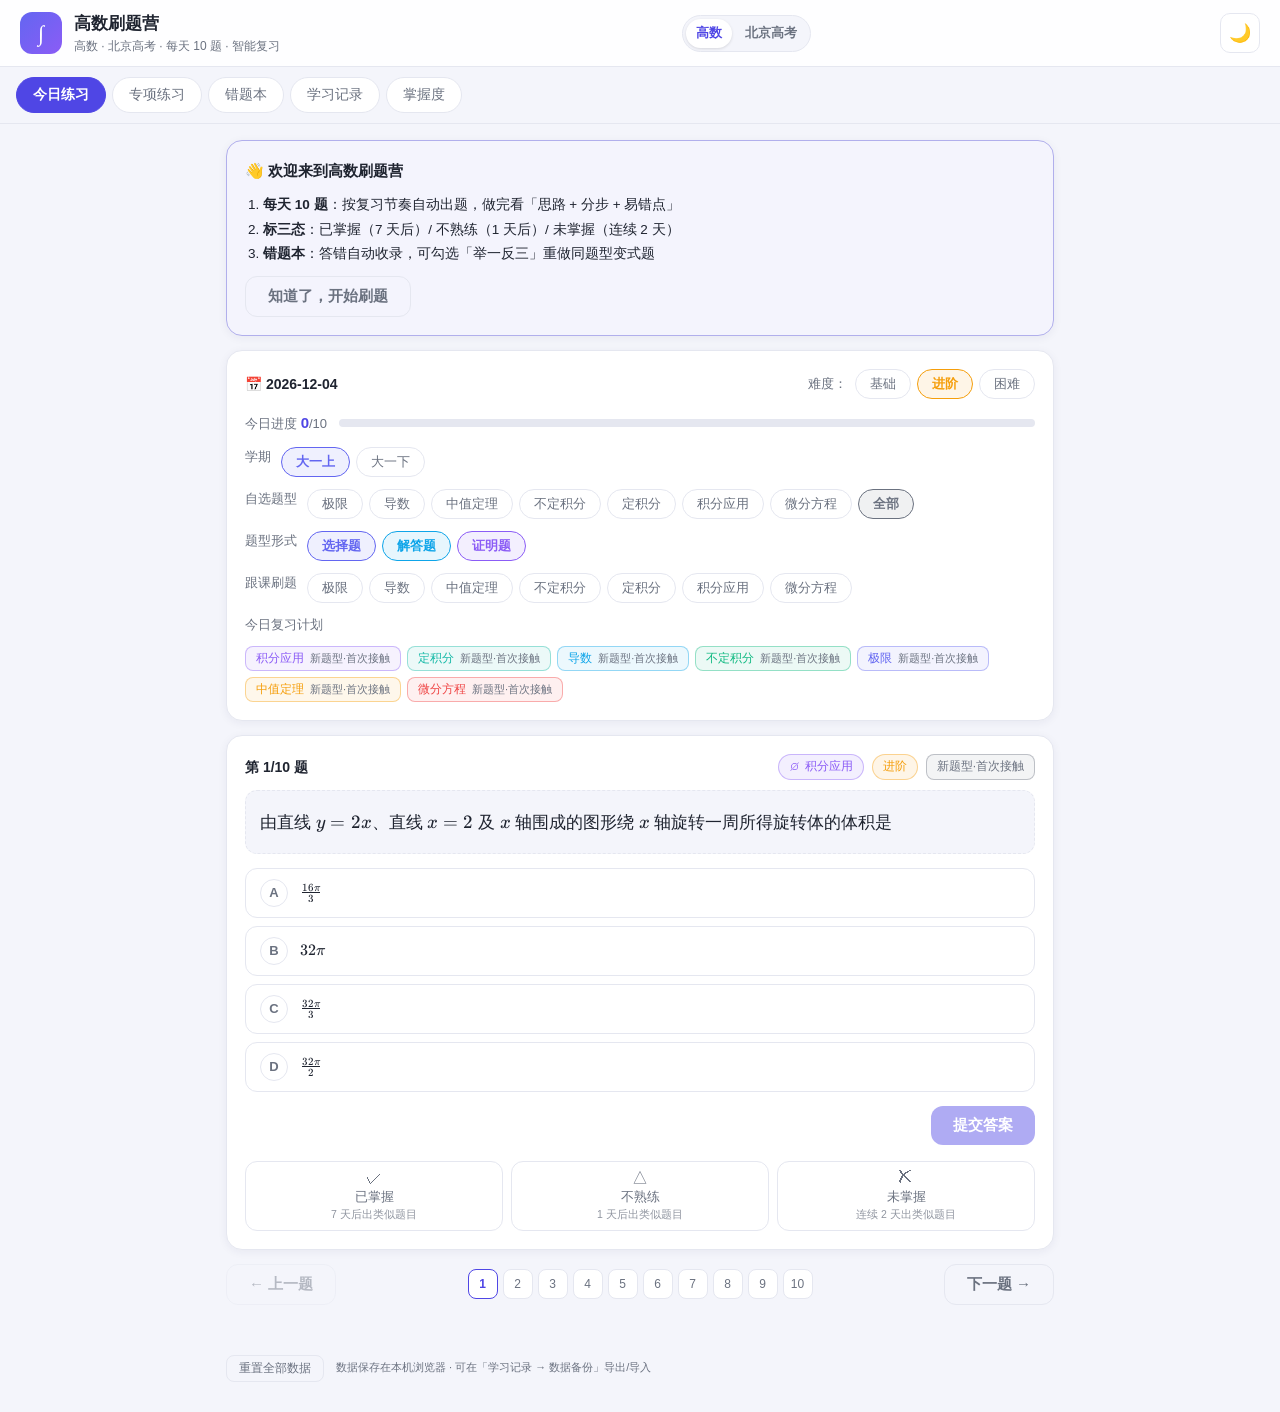
<file: index.html>
<!DOCTYPE html>
<html lang="zh-CN">
<head>
<meta charset="UTF-8">
<meta name="viewport" content="width=device-width, initial-scale=1, viewport-fit=cover">
<meta name="theme-color" content="#4f46e5">
<title>刷题营 · 高数 &amp; 北京高考</title>
<link rel="stylesheet" href="vendor/katex/katex.min.css">
<link rel="stylesheet" href="css/style.css">
</head>
<body data-theme="light">
<header class="topbar">
  <div class="brand">
    <span class="logo">∫</span>
    <div class="brand-txt">
      <div class="brand-name">高数刷题营</div>
      <div class="brand-sub">高数 · 北京高考 · 每天 10 题 · 智能复习</div>
    </div>
  </div>
  <div class="track-seg" id="trackSeg"><button data-track="gaoshu" class="on">高数</button><button data-track="gaokao">北京高考</button></div>
  <button id="themeBtn" class="icon-btn" title="切换深色/浅色模式">🌙</button>
</header>

<nav class="tabs" id="tabs"></nav>

<main id="app"></main>

<footer class="foot">
  <button id="resetBtn" class="foot-btn">重置全部数据</button>
  <span class="foot-note">数据保存在本机浏览器 · 可在「学习记录 → 数据备份」导出/导入</span>
</footer>

<script src="vendor/katex/katex.min.js"></script>
<script src="js/katex-fallback.js"></script>
<script src="js/math-renderer.js"></script>
<script src="js/core.js"></script>
<script src="js/qb-limit.js"></script>
<script src="js/qb-derivative.js"></script>
<script src="js/qb-app.js"></script>
<script src="js/qb-integral.js"></script>
<script src="js/qb-extra.js"></script>
<script src="js/qb-more.js"></script>
<script src="js/qb-more2.js"></script>
<script src="js/qb-solve.js"></script>
<script src="js/qb-sem2.js"></script>
<script src="js/qb-gaokao.js"></script>
<script src="js/scheduler.js"></script>
<script src="js/store.js"></script>
<script src="js/backup.js"></script>
<script src="js/share.js"></script>
<script src="js/app.js"></script>
<script>
document.addEventListener('DOMContentLoaded', function () {
  if (window.__initApp) window.__initApp();
});
window.addEventListener('load', function () {
  if (window.__rerenderAll) window.__rerenderAll();
  // 离线缓存：首次访问后，断网也能打开并正常显示公式
  if ('serviceWorker' in navigator) {
    navigator.serviceWorker.register('sw.js').catch(function () { });
  }
});
</script>
</body>
</html>
</file>
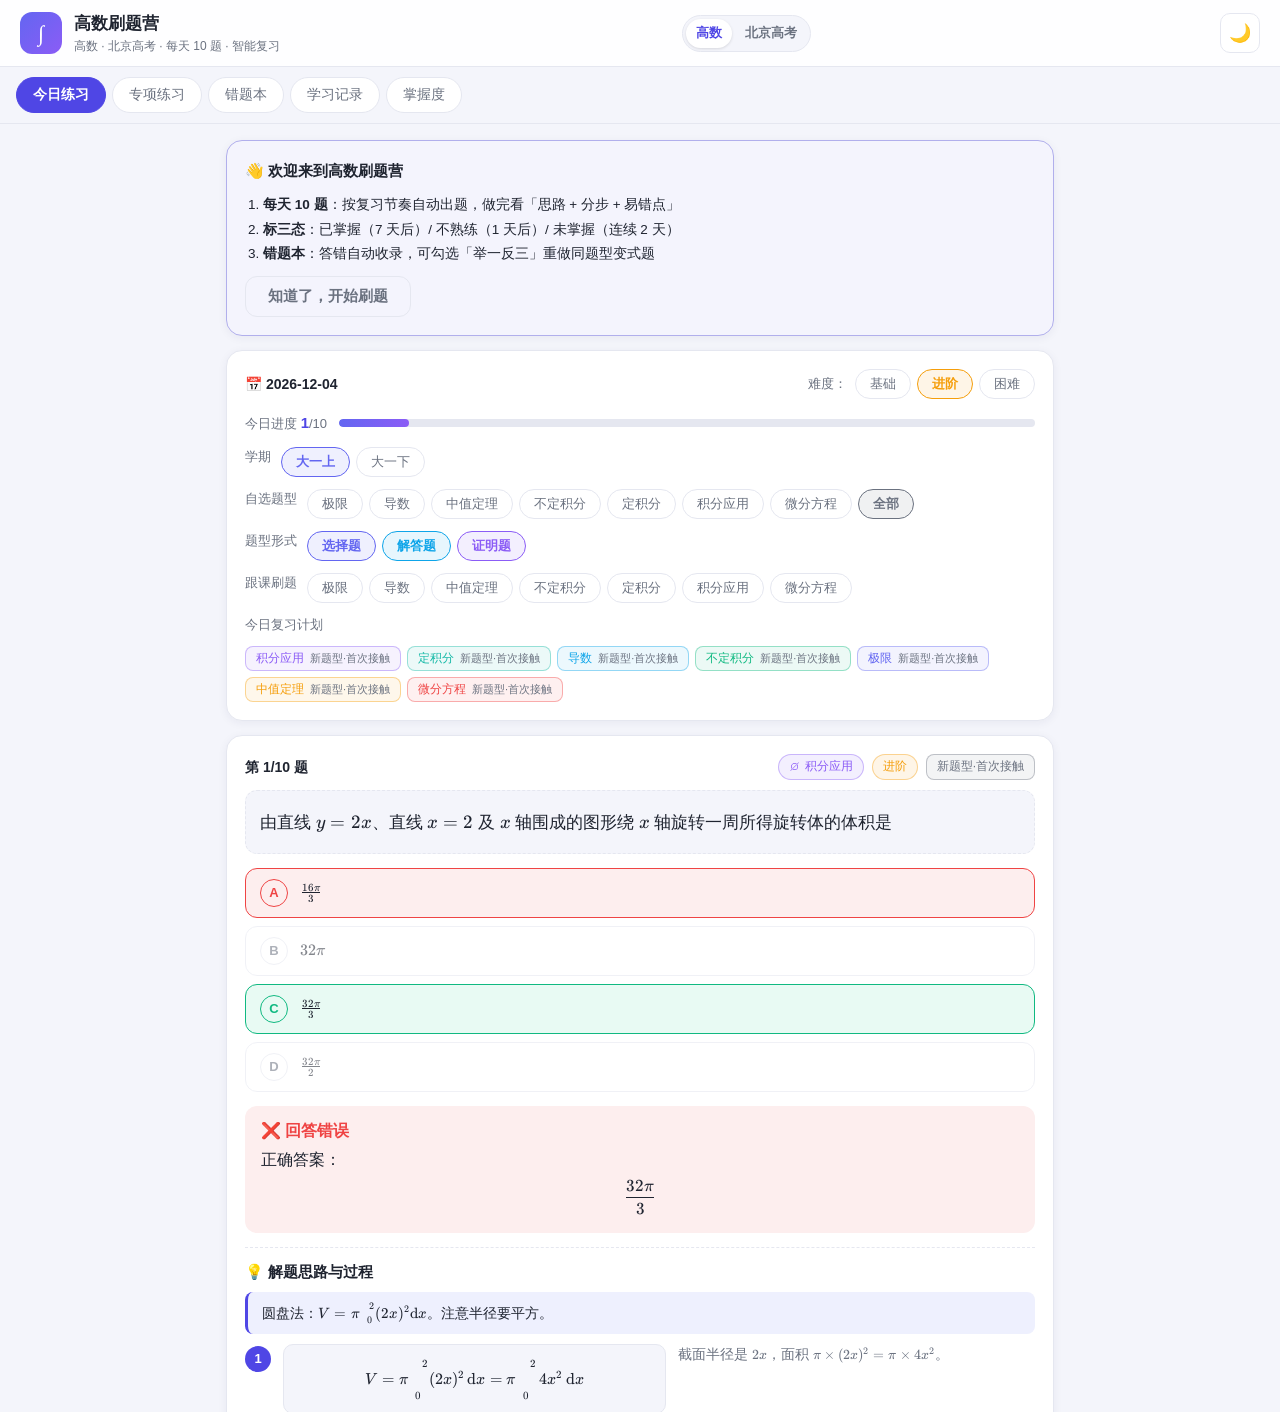
<file: test/e2e.html>
<!DOCTYPE html>
<html lang="zh-CN">
<head>
<meta charset="UTF-8">
<meta name="viewport" content="width=device-width, initial-scale=1">
<title>E2E</title>
<link rel="stylesheet" href="../vendor/katex/katex.min.css">
<link rel="stylesheet" href="../css/style.css">
</head>
<body data-theme="light">
<header class="topbar">
  <div class="brand"><span class="logo">∫</span><div class="brand-txt"><div class="brand-name">高数刷题营</div><div class="brand-sub">高数 · 北京高考 · 每天 10 题 · 智能复习</div></div></div>
  <div class="track-seg" id="trackSeg"><button data-track="gaoshu" class="on">高数</button><button data-track="gaokao">北京高考</button></div>
  <button id="themeBtn" class="icon-btn">🌙</button>
</header>
<nav class="tabs" id="tabs"></nav>
<main id="app"></main>
<footer class="foot"><button id="resetBtn" class="foot-btn">重置全部数据</button></footer>
<div id="result" style="display:none">PENDING</div>

<script src="../vendor/katex/katex.min.js"></script>
<script src="../js/katex-fallback.js"></script>
<script src="../js/math-renderer.js"></script>
<script src="../js/core.js"></script>
<script src="../js/qb-limit.js"></script>
<script src="../js/qb-derivative.js"></script>
<script src="../js/qb-app.js"></script>
<script src="../js/qb-integral.js"></script>
<script src="../js/qb-extra.js"></script>
<script src="../js/qb-more.js"></script>
<script src="../js/qb-more2.js"></script>
<script src="../js/qb-solve.js"></script>
<script src="../js/qb-sem2.js"></script>
<script src="../js/qb-gaokao.js"></script>
<script src="../js/scheduler.js"></script>
<script src="../js/store.js"></script>
<script src="../js/backup.js"></script>
<script src="../js/share.js"></script>
<script src="../js/app.js"></script>
<script>
var results = [];
var rawClicks = [];
var errs = [];
window.addEventListener('error', function (e) {
  errs.push((e.message || '?') + ' @' + (e.lineno || 0) + ' src=' + (e.filename || '').slice(-40));
});
function log(name, ok, extra) { results.push((ok ? 'PASS' : 'FAIL') + ' ' + name + (extra ? ' | ' + extra : '')); }
function click(el) {
  if (!el) {
    var st = (new Error()).stack || '';
    errs.push('click-null @' + st.split('\n').slice(1, 3).join(' | '));
    return;
  }
  el.dispatchEvent(new MouseEvent('click', { bubbles: true, cancelable: true }));
}
function step(fn, ms) { setTimeout(fn, ms); }
function finish() {
  document.getElementById('result').textContent = 'RESULTS::' + results.join(';;') + ';;CLICKS::' + rawClicks.join(',') + ';;ERRS::' + errs.join('||');
  document.title = 'E2E-DONE';
}

document.addEventListener('DOMContentLoaded', function () {
  window.__initApp();
  log('boot', true);
  setTimeout(go, 1200);
});
setTimeout(finish, 60000); // 兜底：20 秒内没跑完也输出结果
var pickIdx = 0;      // 本轮用来做"选择题流程"的题目下标（每日套题可能先出现解答题）
var aligned = false;  // 是否已把卡片切到选择题
window.addEventListener('load', function () {
  if (window.__rerenderAll) window.__rerenderAll();
});
function go() {
  try {
    // 0. 对齐到一道选择题（每日套题可能先抽到解答/证明题，那没有选项）
    if (!aligned) {
      var st0 = window.__appDebug.state();
      var dk0 = Object.keys(st0.daily)[0];
      var qs0 = st0.daily[dk0].questions;
      var ci = -1;
      qs0.forEach(function (q, i) { if (ci < 0 && q.kind !== 'solve') ci = i; });
      pickIdx = ci >= 0 ? ci : 0;
      if (ci > 0) {
        aligned = true;
        click(document.querySelector('.dot[data-go="' + ci + '"]'));
        setTimeout(go, 250);
        return;
      }
      aligned = true;
    }
    var card = document.querySelector('.qcard');
    if (!card) { log('render-card', false); return finish(); }
    log('render-card', true);
    log('marks-3-above', document.querySelectorAll('.mark-btn').length === 3);
    log('options-4', document.querySelectorAll('.opt').length === 4);
    var dbg0 = window.__appDebug;
    log('daily-qid', dbg0.ensureDaily().questions[pickIdx].qid);
    log('dom-qid', document.querySelector('.opt').getAttribute('data-qid'));
    log('qid-match', dbg0.ensureDaily().questions[pickIdx].qid === document.querySelector('.opt').getAttribute('data-qid'));
    log('settings-diff', dbg0.state().settings.difficulty);
    log('daily-diff', dbg0.ensureDaily().difficulty);
    var ls0 = localStorage.getItem('gaoshu_state_v1');
    log('localstorage-before-pick', !!ls0, ls0 ? ls0.slice(0, 80) : '');

      // 1. 选择第一个选项
      click(document.querySelectorAll('.opt')[0]);
      step(function () {
        var dbg = window.__appDebug.state();
        var dk = Object.keys(dbg.daily)[0];
        var st1 = JSON.parse(localStorage.getItem('gaoshu_state_v1'));
        var dk1 = Object.keys(st1.daily)[0];
        log('pick-saved-in-memory', dbg.daily[dk] && dbg.daily[dk].answers && Object.keys(dbg.daily[dk].answers).length === 1,
          'mem=' + JSON.stringify(dbg.daily[dk] && dbg.daily[dk].answers).slice(0, 100));
        log('pick-saved-in-storage', st1.daily[dk1] && st1.daily[dk1].answers && Object.keys(st1.daily[dk1].answers).length === 1,
          'ls=' + JSON.stringify(st1.daily[dk1] && st1.daily[dk1].answers).slice(0, 100));
        var sub = document.querySelector('[data-submit]');
        log('submit-enabled-after-pick', sub && !sub.disabled);
        // 2. 提交
        click(sub);
        step(function () {
          log('feedback-shown', !!document.querySelector('.qc-feedback'));
          log('solution-shown', !!document.querySelector('.qc-solution'));
          log('steps-nonempty', document.querySelectorAll('.sol-steps li').length >= 1);
          // 3. 标记「未掌握」
          click(document.querySelector('.mark-btn[data-mark="not_mastered"]'));
          step(function () {
            var st = JSON.parse(localStorage.getItem('gaoshu_state_v1'));
            var dailyKey = Object.keys(st.daily)[0];
            var firstType = st.daily[dailyKey].questions[pickIdx].typeId;
            log('mark-saved-not_mastered', st.types[firstType] && st.types[firstType].status === 'not_mastered', JSON.stringify(st.types[firstType]));
            log('nmDays=1', st.types[firstType] && st.types[firstType].nmDays === 1);
            log('wrongbook-added', st.wrongbook.length >= 1);
            var wb = st.wrongbook[0];
            log('wrongbook-mark-not', wb && wb.mark === 'not_mastered', wb && wb.mark);
            log('history-recorded', st.history.length === 1);
            log('daily-10-questions', st.daily[dailyKey].questions.length === 10);

            // 4. 切到错题本
            click(document.querySelector('.tab[data-view="wrong"]'));
            step(function () {
              log('wrong-view-entry', !!document.querySelector('.wcard'));
              click(document.querySelector('[data-wtoggle]'));
              step(function () {
                log('wrong-solution-open', !!document.querySelector('.wc-sol'));
                // 5. 标记已掌握并移除
                click(document.querySelector('[data-wmaster]'));
                step(function () {
                  var st2 = JSON.parse(localStorage.getItem('gaoshu_state_v1'));
                  var firstType2 = st2.daily[dailyKey].questions[pickIdx].typeId;
                  log('wmaster-removes-entry', st2.wrongbook.length === 0, 'n=' + st2.wrongbook.length);
                  log('wmaster-sets-mastered', st2.types[firstType2].status === 'mastered');
                  // 6. 学习记录
                  click(document.querySelector('.tab[data-view="records"]'));
                  step(function () {
                    log('records-stats', !!document.querySelector('.stats'));
                    log('records-hist-1', document.querySelectorAll('.hist-item').length === 1);
                    log('records-type-table', document.querySelectorAll('.ts-row').length === 7);
                    log('records-stats-dash', !!document.querySelector('.stats-dash'));
                    log('records-heatmap', document.querySelectorAll('.heat-cell').length === 30);
                    log('records-backup', !!document.querySelector('.backup') && !!document.querySelector('[data-export]'));
                    log('records-snapshot-hint', !!document.querySelector('.backup'));
                    // 7. 掌握度
                    click(document.querySelector('.tab[data-view="mastery"]'));
                    step(function () {
                      log('mastery-7-cards', document.querySelectorAll('.mas-card').length === 7);
                      log('mastery-achievements', document.querySelectorAll('.ach').length === 8);
                      log('mastery-ach-on', document.querySelectorAll('.ach.on').length >= 1);
                      // 8. 深色模式切换
                      click(document.getElementById('themeBtn'));
                      step(function () {
                        log('theme-toggled-dark', document.body.getAttribute('data-theme') === 'dark');
                        var st3 = JSON.parse(localStorage.getItem('gaoshu_state_v1'));
                        log('theme-persisted', st3.settings.theme === 'dark');

                        // 9. 专项练习
                        click(document.querySelector('.tab[data-view="custom"]'));
                        step(function () {
                          log('custom-config-panel', !!document.querySelector('.cfg'));
                          log('custom-start-enabled-init', document.querySelector('[data-cstart]').disabled === false);
                          log('custom-7-type-btns', document.querySelectorAll('.ctype').length === 7);
                          // 勾选第一个题型
                          click(document.querySelector('.ctype[data-ctype="limit"]'));
                          step(function () {
                            click(document.querySelector('.ctype[data-ctype="indint"]'));
                            step(function () {
                              var st4 = JSON.parse(localStorage.getItem('gaoshu_state_v1'));
                              log('custom-types-saved', JSON.stringify(st4.custom.settings.typeIds.slice().sort()) === JSON.stringify(['indint', 'limit']), st4.custom.settings.typeIds.join(','));
                              log('custom-start-enabled', document.querySelector('[data-cstart]').disabled === false);
                              // 选难度：基础
                              click(document.querySelector('.seg[data-cdiff="easy"]'));
                              step(function () {
                                click(document.querySelector('.seg[data-ccount="5"]'));
                                step(function () {
                                  var st5 = JSON.parse(localStorage.getItem('gaoshu_state_v1'));
                                  log('custom-diff-count-saved', st5.custom.settings.difficulty === 'easy' && st5.custom.settings.count === 5, st5.custom.settings.difficulty + '/' + st5.custom.settings.count);
                                  // 开始练习
                                  click(document.querySelector('[data-cstart]'));
                                  step(function () {
                                    var st6 = JSON.parse(localStorage.getItem('gaoshu_state_v1'));
                                    var cset = st6.custom.set;
                                    log('custom-set-5', !!cset && cset.questions.length === 5, cset ? String(cset.questions.length) : 'none');
                                    log('custom-only-selected-types', !!cset && cset.questions.every(function (q) { return q.typeId === 'limit' || q.typeId === 'indint'; }));
                                    log('custom-all-easy', !!cset && cset.questions.every(function (q) { return q.difficulty === 'easy'; }));
                                    log('custom-card-shown', !!document.querySelector('.qcard'));
                                    // 答题 + 提交
                                    click(document.querySelectorAll('.opt')[0]);
                                    step(function () {
                                      click(document.querySelector('[data-submit]'));
                                      step(function () {
                                        log('custom-feedback-shown', !!document.querySelector('.qc-feedback'));
                                        log('custom-solution-shown', !!document.querySelector('.qc-solution'));
                                        // 标记已掌握
                                        click(document.querySelector('.mark-btn[data-mark="mastered"]'));
                                        step(function () {
                                          var st7 = JSON.parse(localStorage.getItem('gaoshu_state_v1'));
                                          var hist = st7.history;
                                          var lastH = hist[hist.length - 1];
                                          log('custom-history-source', !!lastH && lastH.source === 'custom', lastH && lastH.source);
                                          log('custom-mark-mastered-type', st7.types[cset.questions[0].typeId] && st7.types[cset.questions[0].typeId].status === 'mastered');
                                          // 重新选题 → 回配置面板
                                          click(document.querySelector('[data-crestart]'));
                                          step(function () {
                                            log('custom-restart-back-config', !!document.querySelector('.cfg'));
                                            var st8 = JSON.parse(localStorage.getItem('gaoshu_state_v1'));
                                            log('custom-set-cleared', st8.custom.set === null);
                                            // 学习记录里出现"专项"来源标签
                                            click(document.querySelector('.tab[data-view="records"]'));
                                            step(function () {
                                              var srcs = Array.prototype.map.call(document.querySelectorAll('.h-src'), function (el) { return el.textContent; });
                                              log('records-shows-custom-src', srcs.indexOf('专项') >= 0, srcs.join(','));

                                              // 10. 制造一道错题：今日练习里找一道选择题，选错并标记未掌握
                                              click(document.querySelector('.tab[data-view="daily"]'));
                                              step(function () {
                                                var stD0 = JSON.parse(localStorage.getItem('gaoshu_state_v1'));
                                                var dk0 = Object.keys(stD0.daily)[0];
                                                var dqIdx = -1;
                                                stD0.daily[dk0].questions.forEach(function (q, i) {
                                                  var a0 = stD0.daily[dk0].answers && stD0.daily[dk0].answers[q.qid];
                                                  var unAnswered = !(a0 && a0.submitted === true);
                                                  if (dqIdx < 0 && q.kind !== 'solve' && unAnswered) dqIdx = i;
                                                });
                                                log('daily-has-choice', dqIdx >= 0, 'idx=' + dqIdx);
                                                click(document.querySelector('.dot[data-go="' + dqIdx + '"]'));
                                                step(function () {
                                                  var stD = JSON.parse(localStorage.getItem('gaoshu_state_v1'));
                                                  var dk = Object.keys(stD.daily)[0];
                                                  var dq = stD.daily[dk].questions[dqIdx];
                                                  var wrongPick = (dq.answerIndex + 1) % 4;
                                                  var domQidBefore = document.querySelector('.opt').getAttribute('data-qid');
                                                  log('dom-vs-dq-before-pick', domQidBefore === dq.qid, 'dom=' + domQidBefore + ' dq=' + dq.qid + ' dqT=' + dq.typeId + '/' + dq.tpl);
                                                  click(document.querySelectorAll('.opt')[wrongPick]);
                                                  step(function () {
                                                    var stA = JSON.parse(localStorage.getItem('gaoshu_state_v1'));
                                                    var dkA = Object.keys(stA.daily)[0];
                                                    log('pick-chosen-saved', stA.daily[dkA].answers[dq.qid] && stA.daily[dkA].answers[dq.qid].chosen !== undefined, JSON.stringify(stA.daily[dkA].answers[dq.qid]));
                                                    click(document.querySelector('[data-submit]'));
                                                    step(function () {
                                                      var domQidAfter = document.querySelector('.qc-question') ? 'card' : 'no-card';
                                                      log('dom-after-submit', true, domQidAfter);
                                                      var stB = JSON.parse(localStorage.getItem('gaoshu_state_v1'));
                                                      var dkB = Object.keys(stB.daily)[0];
                                                      log('submit-recorded', stB.daily[dkB].answers[dq.qid] && stB.daily[dkB].answers[dq.qid].submitted === true, 'wb=' + stB.wrongbook.length);
                                                      click(document.querySelector('.mark-btn[data-mark="not_mastered"]'));
                                                      step(function () {
                                                        var stW = JSON.parse(localStorage.getItem('gaoshu_state_v1'));
                                                        var entry = stW.wrongbook[stW.wrongbook.length - 1];
                                                        log('wrong-entry-created', !!entry && entry.id === dq.qid, 'entry=' + (entry && entry.id) + ' dq=' + dq.qid + ' mark=' + (entry && entry.mark));
                                                        log('wrong-entry-has-sig', !!entry && !!entry.sig, entry && entry.sig);

                                                        // 11. 错题本：勾选重做（举一反三）
                                                        click(document.querySelector('.tab[data-view="wrong"]'));
                                                        step(function () {
                                                          log('wrong-checkbox-shown', !!document.querySelector('.wcheck'));
                                                          click(document.querySelector('[data-wcheck]'));
                                                          step(function () {
                                                            log('wrong-card-selected', !!document.querySelector('.wcard-sel'));
                                                            click(document.querySelector('[data-wredo]'));
                                                            step(function () {
                                                              var stR = JSON.parse(localStorage.getItem('gaoshu_state_v1'));
                                                              var redo = stR.redo;
                                                              var rq = redo && redo.questions[0];
                                                              log('redo-session-1q', !!redo && redo.questions.length === 1);
                                                              log('redo-same-type', !!rq && rq.typeId === entry.typeId, (rq && rq.typeId) + '/' + entry.typeId);
                                                              log('redo-not-original', !!rq && rq.question !== entry.question && rq.sig !== entry.sig);
                                                              log('redo-card-shown', !!document.querySelector('.qcard'));
                                                              log('redo-exit-btn', !!document.querySelector('[data-redoexit]'));
                                                              // 答对变式题
                                                              var rightPick = rq.answerIndex;
                                                              click(document.querySelectorAll('.opt')[rightPick]);
                                                              step(function () {
                                                                click(document.querySelector('[data-submit]'));
                                                                step(function () {
                                                                  var stC = JSON.parse(localStorage.getItem('gaoshu_state_v1'));
                                                                  var e2 = stC.wrongbook[stC.wrongbook.length - 1];
                                                                  log('redo-corrected-flag', !!e2 && e2.corrected === true, e2 && String(e2.corrected));
                                                                  var histC = stC.history[stC.history.length - 1];
                                                                  log('redo-history-source', !!histC && histC.source === 'redo', histC && histC.source);
                                                                  // 返回错题本：出现已订正标记
                                                                  click(document.querySelector('[data-redoexit]'));
                                                                  step(function () {
                                                                    log('redo-exit-back-list', !!document.querySelector('.wcard'));
                                                                    log('corrected-badge-shown', !!document.querySelector('.tag.mark-corrected'));

                                                                    // 12. 每日练习：自选题型混搭
                                                                    click(document.querySelector('.tab[data-view="daily"]'));
                                                                    step(function () {
                                                                      window.confirm = function () { return true; };
                                                                      var chips = document.querySelectorAll('[data-dtype]');
                                                                      log('dtype-chips', chips.length === 8, 'n=' + chips.length);
                                                                      click(document.querySelector('[data-dtype="limit"]'));
                                                                      step(function () {
                                                                        var st9 = JSON.parse(localStorage.getItem('gaoshu_state_v1'));
                                                                        var dk9 = Object.keys(st9.daily)[0];
                                                                        var qs9 = st9.daily[dk9].questions;
                                                                        log('daily-only-limit', qs9.length === 10 && qs9.every(function (q) { return q.typeId === 'limit'; }));
                                                                        log('settings-daily-types', JSON.stringify(st9.settings.dailyTypes) === JSON.stringify(['limit']), JSON.stringify(st9.settings.dailyTypes));
                                                                        click(document.querySelector('[data-dtype=""]'));
                                                                        step(function () {
                                                                          var st10 = JSON.parse(localStorage.getItem('gaoshu_state_v1'));
                                                                          var dk10 = Object.keys(st10.daily)[0];
                                                                          var used10 = {};
                                                                          st10.daily[dk10].questions.forEach(function (q) { used10[q.typeId] = 1; });
                                                                          log('daily-all-types-restored', Object.keys(used10).length === 7, 'types=' + Object.keys(used10).length);
                                                                          log('settings-daily-types-cleared', (st10.settings.dailyTypes || []).length === 0);

                                                                          // 13. 今日练习：题型形式（选择题/解答题/证明题）
                                                                          var fchips = document.querySelectorAll('[data-dform]');
                                                                          log('dform-chips', fchips.length === 3, 'n=' + fchips.length);
                                                                          click(document.querySelector('[data-dform="choice"]'));
                                                                          step(function () {
                                                                            var stF = JSON.parse(localStorage.getItem('gaoshu_state_v1'));
                                                                            var dkF = Object.keys(stF.daily)[0];
                                                                            var qsF = stF.daily[dkF].questions;
                                                                            log('daily-no-choice', qsF.every(function (q) { return q.form !== 'choice'; }), 'forms=' + qsF.map(function (q) { return q.form; }).join(','));
                                                                            log('settings-daily-forms', JSON.stringify(stF.settings.dailyForms) === JSON.stringify(['solution', 'proof']), JSON.stringify(stF.settings.dailyForms));
                                                                            // 恢复：重新勾选选择题
                                                                            click(document.querySelector('[data-dform="choice"]'));
                                                                            step(function () {
                                                                              var stF2 = JSON.parse(localStorage.getItem('gaoshu_state_v1'));
                                                                              var dkF2 = Object.keys(stF2.daily)[0];
                                                                              var forms2 = stF2.daily[dkF2].questions.map(function (q) { return q.form; });
                                                                              log('daily-forms-restored', forms2.indexOf('choice') >= 0);
                                                                              log('settings-daily-forms-all', (stF2.settings.dailyForms || []).length === 0);
                                                                              // 14. 专项练习：只选证明题
                                                                              click(document.querySelector('.tab[data-view="custom"]'));
                                                                              step(function () {
                                                                                var cfc = document.querySelector('[data-cform]');
                                                                                log('custom-form-chips', !!cfc && document.querySelectorAll('[data-cform]').length === 3);
                                                                                click(document.querySelector('[data-cform="choice"]'));
                                                                                step(function () {
                                                                                  click(document.querySelector('[data-cform="solution"]'));
                                                                                  step(function () {
                                                                                    // 只保留证明题；先把已有勾选清掉再只选"极限"
                                                                                    click(document.querySelector('.ctype[data-ctype="limit"]'));
                                                                                    step(function () {
                                                                                      click(document.querySelector('.ctype[data-ctype="indint"]'));
                                                                                      step(function () {
                                                                                        click(document.querySelector('.ctype[data-ctype="limit"]'));
                                                                                        step(function () {
                                                                                          click(document.querySelector('[data-ccount="5"]'));
                                                                                          step(function () {
                                                                                            click(document.querySelector('[data-cstart]'));
                                                                                            step(function () {
                                                                                              var stC = JSON.parse(localStorage.getItem('gaoshu_state_v1'));
                                                                                              var cset = stC.custom.set || { questions: [] };
                                                                                              log('custom-only-proof', cset.questions.length === 5 && cset.questions.every(function (q) { return q.form === 'proof'; }), 'forms=' + cset.questions.map(function (q) { return q.form; }).join(','));

                                                                                              // 15. 学期切换：大一下
                                                                                              click(document.querySelector('.tab[data-view="daily"]'));
                                                                                              step(function () {
                                                                                                click(document.querySelector('[data-sem="2"]'));
                                                                                                step(function () {
                                                                                                  var stS = JSON.parse(localStorage.getItem('gaoshu_state_v1'));
                                                                                                  var dkS = Object.keys(stS.daily)[0];
                                                                                                  var qsS = stS.daily[dkS].questions;
                                                                                                  var sem2 = QuestionBank.typesOfSemester(2);
                                                                                                  log('semester-switched-2', stS.settings.semester === 2);
                                                                                                  log('daily-only-sem2', qsS.every(function (q) { return sem2.indexOf(q.typeId) >= 0; }), 'types=' + qsS.map(function (q) { return q.typeId; }).join(','));
                                                                                                  log('sem2-type-chips', document.querySelectorAll('[data-dtype]').length === sem2.length + 1, 'n=' + document.querySelectorAll('[data-dtype]').length);
                                                                                                  // 专项配置也应只显示大一下章节（先回到选题配置）
                                                                                                  click(document.querySelector('.tab[data-view="custom"]'));
                                                                                                  step(function () {
                                                                                                    click(document.querySelector('[data-crestart]'));
                                                                                                    step(function () {
                                                                                                      log('custom-sem2-chips', document.querySelectorAll('.ctype').length === sem2.length, 'n=' + document.querySelectorAll('.ctype').length);
                                                                                                      log('custom-sem-chips', document.querySelectorAll('[data-csem]').length === 2);
                                                                                                      // 切回大一上
                                                                                                      click(document.querySelector('[data-csem="1"]'));
                                                                                                      step(function () {
                                                                                                        log('custom-sem-restored', document.querySelectorAll('.ctype').length === QuestionBank.typesOfSemester(1).length);
                                                                                                        click(document.querySelector('.tab[data-view="daily"]'));
                                                                                                        step(function () {
                                                                                                          click(document.querySelector('[data-sem="1"]'));
                                                                                                          step(function () {
                                                                                                            var stS2 = JSON.parse(localStorage.getItem('gaoshu_state_v1'));
                                                                                                            var dkS2 = Object.keys(stS2.daily)[0];
                                                                                                            var qsS2 = stS2.daily[dkS2].questions;
                                                                                                            var sem1 = QuestionBank.typesOfSemester(1);
                                                                                                            log('semester-back-1', stS2.settings.semester === 1);
                                                                                                            log('daily-back-sem1', qsS2.every(function (q) { return sem1.indexOf(q.typeId) >= 0; }), 'types=' + qsS2.map(function (q) { return q.typeId; }).join(','));
                                                                                                            log('sem1-type-chips', document.querySelectorAll('[data-dtype]').length === sem1.length + 1);
                                                                                                            gaokaoTest();
                                                                                                          }, 200);
                                                                                                        }, 200);
                                                                                                      }, 200);
                                                                                                    }, 200);
                                                                                                  }, 200);
                                                                                                }, 200);
                                                                                              }, 200);
                                                                                            }, 200);
                                                                                          }, 200);
                                                                                        }, 200);
                                                                                      }, 200);
                                                                                    }, 200);
                                                                                  }, 200);
                                                                                }, 200);
                                                                              }, 200);
                                                                            }, 200);
                                                                          }, 200);
                                                                        }, 200);
                                                                      }, 200);
                                                                    }, 200);
                                                                  }, 150);
                                                                }, 150);
                                                              }, 150);
                                                            }, 150);
                                                          }, 150);
                                                        }, 150);
                                                      }, 150);
                                                    }, 150);
                                                  }, 150);
                                                }, 150);
                                              }, 150);
                                            }, 150);
                                          }, 150);
                                        }, 150);
                                      }, 150);
                                    }, 150);
                                  }, 150);
                                }, 150);
                              }, 150);
                            }, 150);
                          }, 150);
                        }, 150);
                      }, 120);
                    }, 120);
                  }, 120);
                }, 120);
              }, 120);
            }, 120);
          }, 120);
        }, 120);
      }, 120);
    } catch (e) {
      log('exception', false, e.message);
      finish();
    }
  }

  /* ---------- 16. 北京高考板块 ---------- */
  function gaokaoTest() {
    try {
      window.confirm = function () { return true; };
      click(document.querySelector('[data-track="gaokao"]'));
      step(function () {
        var stG = JSON.parse(localStorage.getItem('gaoshu_state_v1'));
        var gkKey = Object.keys(stG.daily).filter(function (k) { return k.indexOf('|gk') > 0; })[0];
        var gkQs = gkKey ? stG.daily[gkKey].questions : [];
        log('track-switched-gaokao', stG.settings.track === 'gaokao');
        log('gaokao-10-questions', gkQs.length === 10, 'n=' + gkQs.length);
        log('gaokao-6-choice', gkQs.filter(function (q) { return q.kind === 'choice'; }).length === 6);
        log('gaokao-3-fill', gkQs.filter(function (q) { return q.kind === 'fill'; }).length === 3);
        log('gaokao-1-solve', gkQs.filter(function (q) { return q.kind === 'solve'; }).length === 1);
        log('gaokao-chips-3', document.querySelectorAll('[data-dtype]').length === 4, 'n=' + document.querySelectorAll('[data-dtype]').length);
        log('subtitle-updated', (document.querySelector('.brand-sub') || {}).textContent.indexOf('北京高考') >= 0);
        var fill1 = -1, fill2 = -1;
        gkQs.forEach(function (q, i) {
          if (q.kind !== 'fill') return;
          if (fill1 < 0) fill1 = i; else if (fill2 < 0) fill2 = i;
        });
        click(document.querySelector('.dot[data-go="' + fill1 + '"]'));
        step(function () {
          log('fill-input-shown', !!document.querySelector('.fill-input'));
          log('fill-kind-chip', !!document.querySelector('.chip-fill'));
          var fq = gkQs[fill1];
          document.querySelector('.fill-input').value = fq.answer;
          click(document.querySelector('[data-fillsubmit]'));
          step(function () {
            log('fill-correct-feedback', !!document.querySelector('.fb-ok'));
            var stF = JSON.parse(localStorage.getItem('gaoshu_state_v1'));
            var aF = stF.daily[gkKey].answers[fq.qid] || {};
            log('fill-recorded', aF.submitted === true && aF.correct === true);
            var hF = stF.history[stF.history.length - 1];
            log('fill-history-kind', hF && hF.kind === 'fill' && hF.correct === true);
            click(document.querySelector('.dot[data-go="' + fill2 + '"]'));
            step(function () {
              document.querySelector('.fill-input').value = 'zzz-wrong';
              click(document.querySelector('[data-fillsubmit]'));
              step(function () {
                log('fill-wrong-feedback', !!document.querySelector('.fb-no'));
                var stW = JSON.parse(localStorage.getItem('gaoshu_state_v1'));
                var qidW = gkQs[fill2].qid;
                log('fill-wrong-in-wrongbook', stW.wrongbook.some(function (e) { return e.id === qidW; }));
                click(document.querySelector('[data-track="gaoshu"]'));
                step(function () {
                  var stB = JSON.parse(localStorage.getItem('gaoshu_state_v1'));
                  log('track-back-gaoshu', stB.settings.track === 'gaoshu');
                  log('gaoshu-daily-survives', !!stB.daily[Object.keys(stB.daily).filter(function (k) { return k.indexOf('|gk') < 0; })[0]]);
                  finish();
                }, 300);
              }, 250);
            }, 250);
          }, 250);
        }, 250);
      }, 250);
    } catch (e) {
      log('gaokao-exception', false, e.message);
      finish();
    }
  }

</script>
</body>
</html>
</file>
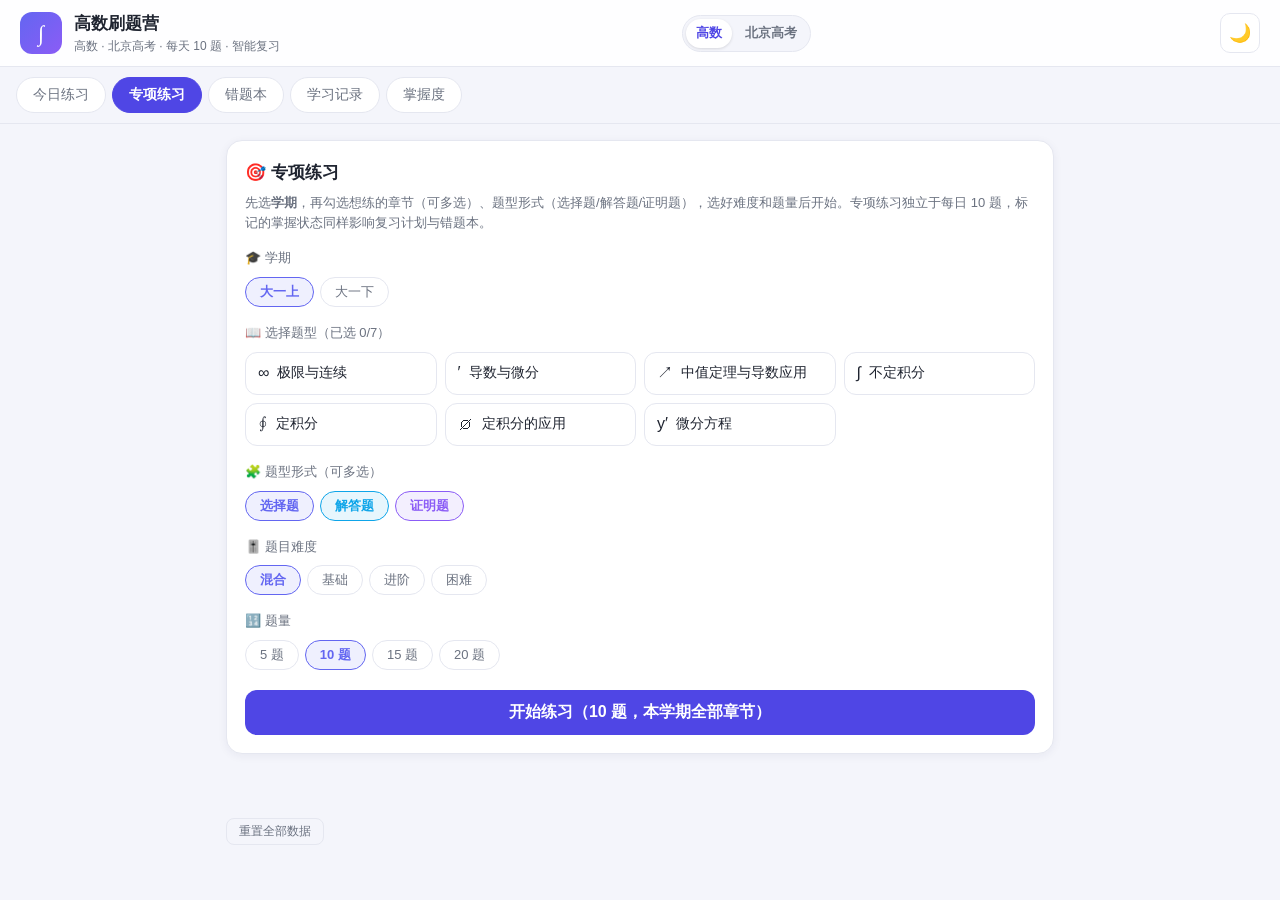
<file: test/layout.html>
﻿<!DOCTYPE html>
<html lang="zh-CN">
<head>
<meta charset="UTF-8">
<meta name="viewport" content="width=device-width, initial-scale=1">
<title>LAYOUT</title>
<link rel="stylesheet" href="../vendor/katex/katex.min.css">
<link rel="stylesheet" href="../css/style.css">
</head>
<body data-theme="light">
<header class="topbar">
  <div class="brand"><span class="logo">∫</span><div class="brand-txt"><div class="brand-name">高数刷题营</div><div class="brand-sub">高数 · 北京高考 · 每天 10 题 · 智能复习</div></div></div>
  <div class="track-seg" id="trackSeg"><button data-track="gaoshu" class="on">高数</button><button data-track="gaokao">北京高考</button></div>
  <button id="themeBtn" class="icon-btn">🌙</button>
</header>
<nav class="tabs" id="tabs"></nav>
<main id="app"></main>
<footer class="foot"><button id="resetBtn" class="foot-btn">重置全部数据</button></footer>
<div id="result" style="display:none">PENDING</div>

<script src="../vendor/katex/katex.min.js"></script>
<script src="../js/katex-fallback.js"></script>
<script src="../js/math-renderer.js"></script>
<script src="../js/core.js"></script>
<script src="../js/qb-limit.js"></script>
<script src="../js/qb-derivative.js"></script>
<script src="../js/qb-app.js"></script>
<script src="../js/qb-integral.js"></script>
<script src="../js/qb-extra.js"></script>
<script src="../js/qb-more.js"></script>
<script src="../js/qb-more2.js"></script>
<script src="../js/qb-solve.js"></script>
<script src="../js/qb-sem2.js"></script>
<script src="../js/qb-gaokao.js"></script>
<script src="../js/scheduler.js"></script>
<script src="../js/store.js"></script>
<script src="../js/backup.js"></script>
<script src="../js/share.js"></script>
<script src="../js/app.js"></script>
<script>
var results = [];
function log(name, ok, extra) { results.push((ok ? 'PASS' : 'FAIL') + ' ' + name + (extra ? ' | ' + extra : '')); }
function click(el) { el.dispatchEvent(new MouseEvent('click', { bubbles: true, cancelable: true })); }
function finish() {
  document.getElementById('result').textContent = 'RESULTS::' + results.join(';;');
  document.title = 'LAYOUT-DONE';
}
document.addEventListener('DOMContentLoaded', function () {
  window.__initApp();
  setTimeout(run, 1000);
});
setTimeout(finish, 20000);
function run() {
  try {
    // 若首题不是选择题，先切到一道选择题（每日套题可能是填空/解答题）
    if (!document.querySelector('.opt')) {
      var st0 = window.__appDebug.state();
      var k0 = Object.keys(st0.daily)[0];
      var qs0 = (st0.daily[k0] && st0.daily[k0].questions) || [];
      var ci0 = -1;
      qs0.forEach(function (q, i) { if (ci0 < 0 && q.kind === 'choice') ci0 = i; });
      if (ci0 > 0) { click(document.querySelector('.dot[data-go="' + ci0 + '"]')); return setTimeout(run, 250); }
    }
    var vw = window.innerWidth;
    var docW = document.documentElement.scrollWidth;
    log('viewport-width', true, vw + 'px');
    log('no-horizontal-overflow', docW <= vw + 1, 'scrollWidth=' + docW);

    // 今日练习页检查
    var card = document.querySelector('.qcard');
    log('card-fits-viewport', card && card.getBoundingClientRect().width <= vw + 1,
      card ? 'cardW=' + Math.round(card.getBoundingClientRect().width) : 'no-card');
    var marks = document.querySelector('.mark-row');
    log('mark-row-wrap', marks && marks.children.length === 3);
    var opt = document.querySelector('.opt');
    log('option-wide-tap', opt && opt.getBoundingClientRect().height >= 36,
      opt ? 'h=' + Math.round(opt.getBoundingClientRect().height) : '');

    // 统计栅格列数（学习记录页）
    click(document.querySelector('.tab[data-view="records"]'));
    setTimeout(function () {
      var stats = document.querySelector('.stats');
      if (stats) {
        var cols = getComputedStyle(stats).gridTemplateColumns.split(' ').length;
        log('stats-columns', (vw <= 640 && cols === 2) || (vw > 640 && cols === 4), 'cols=' + cols);
      } else log('stats-columns', false, 'no stats');

      // 掌握度栅格
      click(document.querySelector('.tab[data-view="mastery"]'));
      setTimeout(function () {
        var grid = document.querySelector('.mas-grid');
        if (grid) {
          var gcols = getComputedStyle(grid).gridTemplateColumns.split(' ').length;
          var expect = vw <= 640 ? 1 : (vw <= 1024 ? 2 : 3);
          log('mastery-columns', gcols === expect, 'cols=' + gcols + ' expect=' + expect);
        }
        // 错题本页（空态）
        click(document.querySelector('.tab[data-view="wrong"]'));
        setTimeout(function () {
          log('wrong-empty-ok', !!document.querySelector('.empty') || !!document.querySelector('.wcard'));
          // 专项练习配置面板
          click(document.querySelector('.tab[data-view="custom"]'));
          setTimeout(function () {
            var cgrid = document.querySelector('.ctype-grid');
            if (cgrid) {
              var ccols = getComputedStyle(cgrid).gridTemplateColumns.split(' ').length;
              log('custom-config-grid', ccols >= 2, 'cols=' + ccols);
              log('custom-7-type-btns', document.querySelectorAll('.ctype').length === 7);
            } else log('custom-config-grid', false, 'no grid');
            log('custom-no-overflow', document.documentElement.scrollWidth <= window.innerWidth + 1,
              'scrollWidth=' + document.documentElement.scrollWidth);
            // 深色模式下无溢出
            click(document.getElementById('themeBtn'));
            setTimeout(function () {
              log('dark-no-overflow', document.documentElement.scrollWidth <= window.innerWidth + 1,
                'scrollWidth=' + document.documentElement.scrollWidth);
              finish();
            }, 150);
          }, 150);
        }, 150);
      }, 150);
    }, 150);
  } catch (e) {
    log('exception', false, e.message);
    finish();
  }
}
</script>
</body>
</html>
</file>
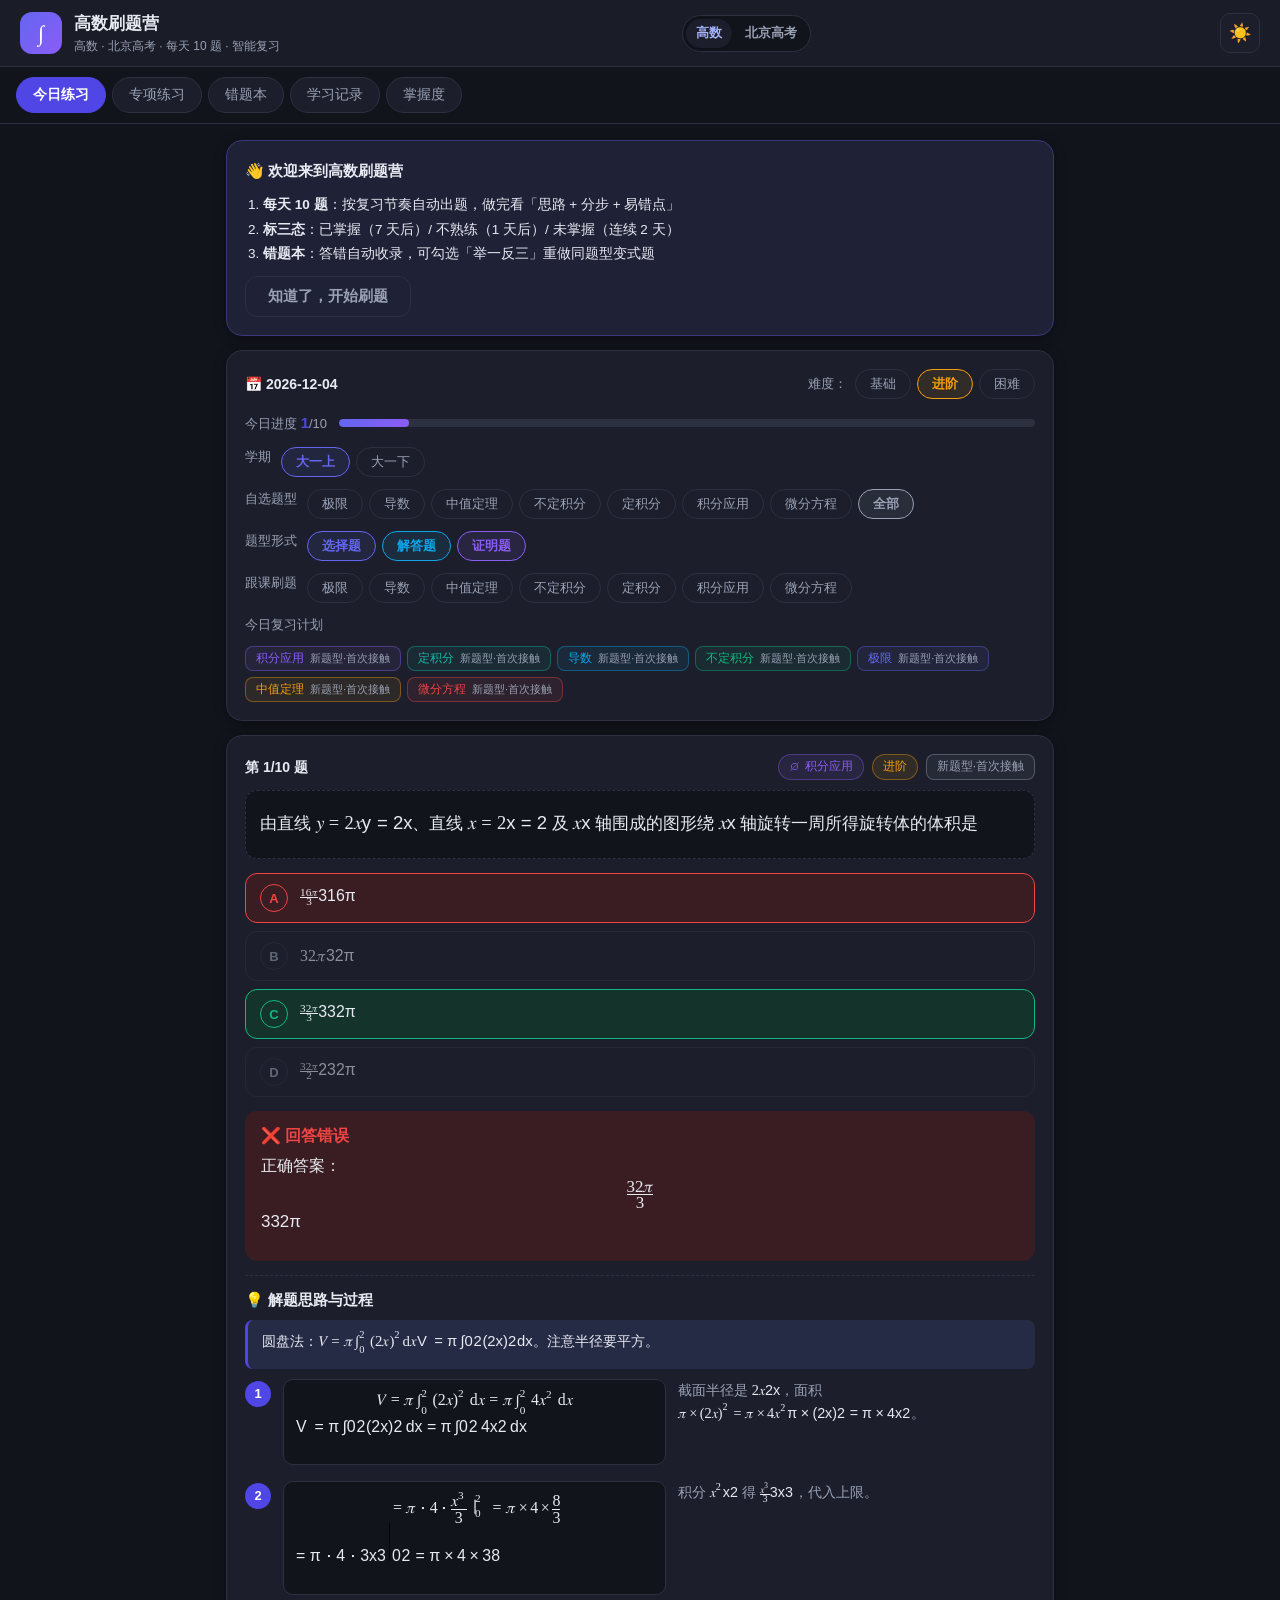
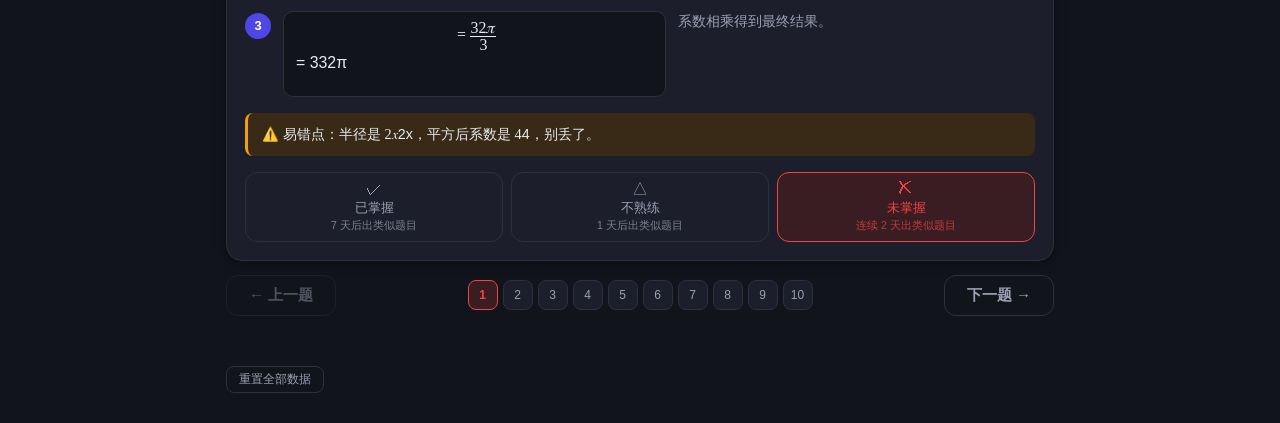
<file: test/offline.html>
﻿<!DOCTYPE html>
<html lang="zh-CN">
<head>
<meta charset="UTF-8">
<meta name="viewport" content="width=device-width, initial-scale=1">
<title>OFFLINE</title>
<link rel="stylesheet" href="../css/style.css">
</head>
<body data-theme="light">
<header class="topbar">
  <div class="brand"><span class="logo">∫</span><div class="brand-txt"><div class="brand-name">高数刷题营</div><div class="brand-sub">高数 · 北京高考 · 每天 10 题 · 智能复习</div></div></div>
  <div class="track-seg" id="trackSeg"><button data-track="gaoshu" class="on">高数</button><button data-track="gaokao">北京高考</button></div>
  <button id="themeBtn" class="icon-btn">🌙</button>
</header>
<nav class="tabs" id="tabs"></nav>
<main id="app"></main>
<footer class="foot"><button id="resetBtn" class="foot-btn">重置全部数据</button></footer>
<div id="result" style="display:none">PENDING</div>

<script src="../vendor/katex/katex.min.js"></script>
<script src="../js/katex-fallback.js"></script>
<script src="../js/math-renderer.js"></script>
<script src="../js/core.js"></script>
<script src="../js/qb-limit.js"></script>
<script src="../js/qb-derivative.js"></script>
<script src="../js/qb-app.js"></script>
<script src="../js/qb-integral.js"></script>
<script src="../js/qb-extra.js"></script>
<script src="../js/qb-more.js"></script>
<script src="../js/qb-more2.js"></script>
<script src="../js/qb-solve.js"></script>
<script src="../js/qb-sem2.js"></script>
<script src="../js/qb-gaokao.js"></script>
<script src="../js/scheduler.js"></script>
<script src="../js/store.js"></script>
<script src="../js/backup.js"></script>
<script src="../js/share.js"></script>
<script src="../js/app.js"></script>
<script>
var results = [];
function log(name, ok, extra) { results.push((ok ? 'PASS' : 'FAIL') + ' ' + name + (extra ? ' | ' + extra : '')); }
function finish() {
  document.getElementById('result').textContent = 'RESULTS::' + results.join(';;');
  document.title = 'OFFLINE-DONE';
}
document.addEventListener('DOMContentLoaded', function () {
  window.__initApp();
  setTimeout(function () {
    try {
      log('no-katex-global', typeof window.katex === 'undefined');
      var fb = document.querySelectorAll('.fb').length;
      log('fallback-rendered', fb > 0, 'fb=' + fb);
      var q = document.querySelector('.qc-question');
      log('question-readable', q && q.textContent.trim().length > 5, q ? q.textContent.trim().slice(0, 60) : '');
      var opt = document.querySelector('.opt-body');
      log('option-readable', opt && opt.textContent.trim().length > 1, opt ? opt.textContent.trim().slice(0, 40) : '');
      var raw = document.querySelector('.qc-question').textContent;
      log('no-raw-braces', raw.indexOf('{') < 0, raw.slice(0, 80));
      finish();
    } catch (e) { log('exception', false, e.message); finish(); }
  }, 900);
});
setTimeout(finish, 15000);
</script>
</body>
</html>
</file>
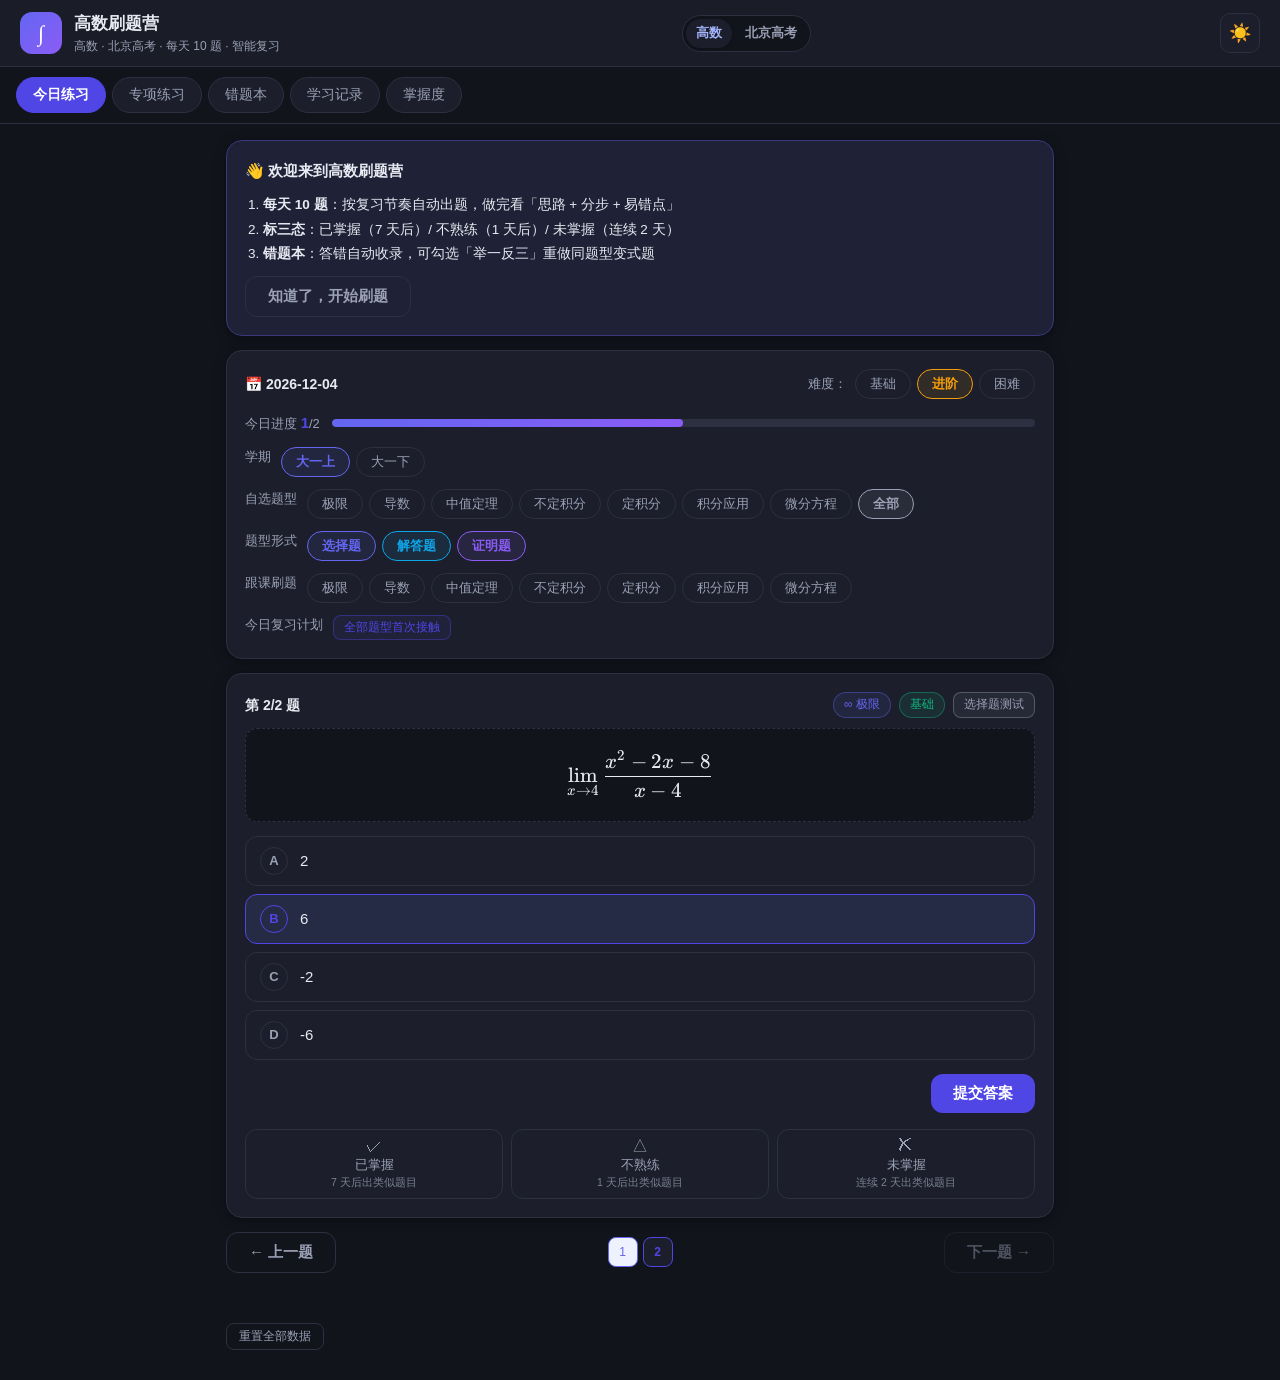
<file: test/solve.html>
﻿<!DOCTYPE html>
<html lang="zh-CN">
<head>
<meta charset="UTF-8">
<meta name="viewport" content="width=device-width, initial-scale=1">
<title>SOLVE-TEST</title>
<link rel="stylesheet" href="../vendor/katex/katex.min.css">
<link rel="stylesheet" href="../css/style.css">
</head>
<body data-theme="light">
<header class="topbar">
  <div class="brand"><span class="logo">∫</span><div class="brand-txt"><div class="brand-name">高数刷题营</div><div class="brand-sub">高数 · 北京高考 · 每天 10 题 · 智能复习</div></div></div>
  <div class="track-seg" id="trackSeg"><button data-track="gaoshu" class="on">高数</button><button data-track="gaokao">北京高考</button></div>
  <button id="themeBtn" class="icon-btn">🌙</button>
</header>
<nav class="tabs" id="tabs"></nav>
<main id="app"></main>
<footer class="foot"><button id="resetBtn" class="foot-btn">重置全部数据</button></footer>
<div id="result" style="display:none">PENDING</div>

<script src="../vendor/katex/katex.min.js"></script>
<script src="../js/katex-fallback.js"></script>
<script src="../js/math-renderer.js"></script>
<script src="../js/core.js"></script>
<script src="../js/qb-limit.js"></script>
<script src="../js/qb-derivative.js"></script>
<script src="../js/qb-app.js"></script>
<script src="../js/qb-integral.js"></script>
<script src="../js/qb-extra.js"></script>
<script src="../js/qb-more.js"></script>
<script src="../js/qb-more2.js"></script>
<script src="../js/qb-solve.js"></script>
<script src="../js/qb-sem2.js"></script>
<script src="../js/qb-gaokao.js"></script>
<script src="../js/scheduler.js"></script>
<script src="../js/store.js"></script>
<script src="../js/backup.js"></script>
<script src="../js/share.js"></script>
<script src="../js/app.js"></script>
<script>
var results = [];
var errs = [];
var choiceQ = null;
window.addEventListener('error', function (e) { errs.push((e.message || '?') + ' @' + (e.lineno || 0)); });
function log(name, ok, extra) { results.push((ok ? 'PASS' : 'FAIL') + ' ' + name + (extra ? ' | ' + extra : '')); }
function click(el) { el.dispatchEvent(new MouseEvent('click', { bubbles: true, cancelable: true })); }
function step(fn, ms) { setTimeout(fn, ms); }
function finish() {
  document.getElementById('result').textContent = 'RESULTS::' + results.join(';;') + ';;ERRS::' + errs.join('||');
  document.title = 'SOLVE-DONE';
}
document.addEventListener('DOMContentLoaded', function () {
  window.__initApp();
  // 构造一道解答题 + 一道选择题，验证两种题型混排
  var solveTpl = QuestionBank.templates.filter(function (t) { return t.kind === 'solve'; })[0];
  var sq = solveTpl.gen(Math.random);
  sq.qid = 'solve-test-1'; sq.tpl = solveTpl.id; sq.typeId = solveTpl.type;
  sq.difficulty = solveTpl.difficulty; sq.kind = 'solve'; sq.tech = solveTpl.tech || '';
  sq.sig = QuestionBank.sigOf(solveTpl.id, sq.params); sq.dueReason = '解答题测试';

  var choiceTpl = QuestionBank.templates.filter(function (t) { return t.kind !== 'solve'; })[0];
  choiceQ = choiceTpl.gen(Math.random);
  choiceQ.qid = 'choice-test-1'; choiceQ.tpl = choiceTpl.id; choiceQ.typeId = choiceTpl.type;
  choiceQ.difficulty = choiceTpl.difficulty; choiceQ.kind = 'choice'; choiceQ.tech = choiceTpl.tech || '';
  choiceQ.sig = QuestionBank.sigOf(choiceTpl.id, choiceQ.params); choiceQ.dueReason = '选择题测试';

  window.__appDebug.setDailyQuestions([sq, choiceQ]);
  setTimeout(run, 800);
});
setTimeout(finish, 25000);
function run() {
  try {
    log('solve-card-shown', !!document.querySelector('.qcard'));
    log('no-options-on-solve', document.querySelectorAll('.opt').length === 0, 'opts=' + document.querySelectorAll('.opt').length);
    var btn = document.querySelector('[data-solvedone]');
    log('solvedone-btn', !!btn, btn ? btn.textContent.trim() : '');
    log('no-submit-btn', !document.querySelector('[data-submit]'));
    log('solve-chip', !!document.querySelector('.chip-solve'));
    log('marks-available', !!document.querySelector('.mark-btn[data-mark="not_mastered"]'));
    click(btn);
    step(function () {
      log('answer-revealed', !!document.querySelector('.qc-solve-answer'));
      log('solution-revealed', !!document.querySelector('.qc-solution'));
      log('steps-list', document.querySelectorAll('.sol-steps li').length >= 2);
      var st = JSON.parse(localStorage.getItem('gaoshu_state_v1'));
      var dk = Object.keys(st.daily)[0];
      var ans = st.daily[dk].answers['solve-test-1'] || {};
      log('answered-flag', ans.submitted === true);
      var h = st.history[st.history.length - 1];
      log('history-correct-null', h && h.correct === null, h ? String(h.correct) : 'no-hist');
      log('history-kind-solve', h && h.kind === 'solve');
      log('dot-done', !!document.querySelector('.dot.done'));
      // 切到第 2 题（选择题）
      click(document.querySelector('.dot[data-go="1"]'));
      step(function () {
        log('choice-options-4', document.querySelectorAll('.opt').length === 4);
        var rightIdx = choiceQ.answerIndex;
        click(document.querySelectorAll('.opt')[rightIdx]);
        step(function () {
          click(document.querySelector('[data-submit]'));
          step(function () {
            // 最后一题提交后：先展示解析（不自动结算），需手动点「查看结算」
            log('no-auto-summary', !document.querySelector('.summary'));
            log('last-solution-visible', !!document.querySelector('.qc-solution'));
            log('settle-btn-shown', !!document.querySelector('[data-settle]'));
            click(document.querySelector('[data-settle]'));
            step(function () {
              log('summary-shown', !!document.querySelector('.summary'));
              var sumTxt = document.querySelector('.summary') ? document.querySelector('.summary').textContent : '';
              log('summary-solve-count', sumTxt.indexOf('已完成 1/1') >= 0 || /已完成\s*1\s*\/\s*1/.test(sumTxt));
              log('summary-choice-score', /1\s*\/\s*1 客观题正确率 100%/.test(sumTxt));
              // 结算页可以返回再看解析
              click(document.querySelector('[data-backsettle]'));
              step(function () {
                log('back-to-solution', !!document.querySelector('.qc-solution') && !document.querySelector('.summary'));
                finish();
              }, 200);
            }, 200);
          }, 200);
        }, 200);
      }, 200);
    }, 200);
  } catch (e) {
    log('exception', false, e.message);
    finish();
  }
}
</script>
</body>
</html>
</file>
<file: css/style.css>
﻿/* ============================================================
 * 高数刷题营 - 样式（响应式 · 深色模式）
 * ============================================================ */
:root {
  --bg: #f4f5fb;
  --card: #ffffff;
  --text: #1f2430;
  --muted: #6b7280;
  --line: #e5e7f0;
  --brand: #4f46e5;
  --brand-soft: #eef0fe;
  --ok: #10b981;
  --ok-soft: #e8faf3;
  --no: #ef4444;
  --no-soft: #fdeeee;
  --amber: #f59e0b;
  --amber-soft: #fdf3e2;
  --radius: 16px;
  --shadow: 0 2px 10px rgba(30, 40, 80, .06);
  --font: -apple-system, "PingFang SC", "Microsoft YaHei", "Segoe UI", Roboto, sans-serif;
}
body[data-theme="dark"] {
  --bg: #12141c;
  --card: #1c1f2b;
  --text: #e8eaf2;
  --muted: #9aa1b5;
  --line: #2c3040;
  --brand-soft: #262b45;
  --ok-soft: #14332a;
  --no-soft: #3a1d22;
  --amber-soft: #382a16;
  --shadow: 0 2px 12px rgba(0, 0, 0, .4);
}

* { box-sizing: border-box; margin: 0; padding: 0; }
html { -webkit-text-size-adjust: 100%; }
body {
  font-family: var(--font);
  background: var(--bg);
  color: var(--text);
  line-height: 1.6;
  min-height: 100vh;
}

/* ---------- 顶栏 ---------- */
.topbar {
  position: sticky; top: 0; z-index: 50;
  display: flex; align-items: center; justify-content: space-between;
  padding: 10px 20px;
  background: color-mix(in srgb, var(--card) 86%, transparent);
  backdrop-filter: blur(10px);
  border-bottom: 1px solid var(--line);
}
.brand { display: flex; align-items: center; gap: 12px; }
.logo {
  width: 42px; height: 42px; border-radius: 12px;
  background: linear-gradient(135deg, #6366f1, #8b5cf6);
  color: #fff; font-size: 22px; font-weight: 700;
  display: flex; align-items: center; justify-content: center;
  font-family: Georgia, serif;
}
.brand-name { font-size: 17px; font-weight: 700; }
.brand-sub { font-size: 12px; color: var(--muted); }
.icon-btn {
  border: 1px solid var(--line); background: var(--card);
  border-radius: 10px; width: 40px; height: 40px; font-size: 18px;
  cursor: pointer; transition: transform .15s;
}
.icon-btn:hover { transform: scale(1.06); }

/* ---------- 标签页 ---------- */
.tabs {
  position: sticky; top: 63px; z-index: 40;
  display: flex; gap: 6px; padding: 10px 16px;
  background: var(--bg); border-bottom: 1px solid var(--line);
  overflow-x: auto; -webkit-overflow-scrolling: touch;
}
.tab {
  flex: 0 0 auto;
  border: 1px solid var(--line); background: var(--card); color: var(--muted);
  padding: 8px 16px; border-radius: 999px; font-size: 14px; cursor: pointer;
  display: flex; align-items: center; gap: 6px; white-space: nowrap;
  transition: all .15s;
}
.tab.active { background: var(--brand); border-color: var(--brand); color: #fff; font-weight: 600; }
.badge {
  background: var(--no); color: #fff; border-radius: 999px;
  font-size: 11px; min-width: 18px; height: 18px; line-height: 18px;
  text-align: center; padding: 0 5px;
}

/* ---------- 主容器 ---------- */
#app { max-width: 860px; margin: 0 auto; padding: 16px 16px 40px; }
.card {
  background: var(--card); border: 1px solid var(--line);
  border-radius: var(--radius); box-shadow: var(--shadow);
  padding: 18px; margin-bottom: 14px;
}

/* ---------- 今日练习 meta ---------- */
.dm-row1 { display: flex; flex-wrap: wrap; align-items: center; justify-content: space-between; gap: 8px; }
.dm-date { font-weight: 600; font-size: 14px; }
.dm-diff { font-size: 13px; color: var(--muted); display: flex; align-items: center; gap: 8px; }
.segs { display: inline-flex; gap: 6px; flex-wrap: wrap; }
.seg {
  border: 1px solid var(--line); background: var(--card); color: var(--muted);
  padding: 5px 14px; border-radius: 999px; font-size: 13px; cursor: pointer;
}
.seg.active { border-color: var(--tc, var(--brand)); color: var(--tc, var(--brand)); background: color-mix(in srgb, var(--tc, var(--brand)) 10%, var(--card)); font-weight: 600; }
.dm-row2 { display: flex; align-items: center; gap: 12px; margin-top: 12px; }
.dm-prog { font-size: 13px; color: var(--muted); white-space: nowrap; }
.dm-prog b { color: var(--brand); font-size: 15px; }
.pbar { flex: 1; height: 8px; background: var(--line); border-radius: 999px; overflow: hidden; }
.pbar-in { height: 100%; background: linear-gradient(90deg, #6366f1, #8b5cf6); border-radius: 999px; transition: width .3s; }
.dm-row3 { margin-top: 12px; display: flex; align-items: flex-start; gap: 10px; flex-wrap: wrap; }
.dm-plan { font-size: 13px; color: var(--muted); white-space: nowrap; }
.dm-chips { display: flex; flex-wrap: wrap; gap: 6px; }
.chip {
  display: inline-flex; align-items: center; gap: 6px;
  border: 1px solid color-mix(in srgb, var(--tc, var(--brand)) 40%, transparent);
  background: color-mix(in srgb, var(--tc, var(--brand)) 8%, var(--card));
  color: var(--tc, var(--brand));
  border-radius: 8px; padding: 2px 10px; font-size: 12px;
}
.chip i { font-style: normal; color: var(--muted); font-size: 11px; }
.chip-tech { --tc: #7c3aed; }
.chip-reason { --tc: var(--muted); }

/* ---------- 题目卡片 ---------- */
.qc-head { display: flex; flex-wrap: wrap; align-items: center; gap: 8px; margin-bottom: 10px; }
.qc-no { font-weight: 700; font-size: 14px; margin-right: auto; }
.tag {
  display: inline-flex; align-items: center; gap: 4px;
  font-size: 12px; padding: 2px 10px; border-radius: 999px;
  border: 1px solid color-mix(in srgb, var(--tc) 40%, transparent);
  background: color-mix(in srgb, var(--tc) 10%, var(--card));
  color: var(--tc); white-space: nowrap;
}
.tag-type { --tc: var(--brand); }
.tag-none { --tc: var(--muted); }
.tag i { font-style: normal; opacity: .8; font-size: 11px; }
.mark-mastered { --tc: var(--ok); }
.mark-wobbly { --tc: var(--amber); }
.mark-not { --tc: var(--no); }

/* 题目上方的三个状态标记 */
.mark-row { display: flex; gap: 8px; flex-wrap: wrap; margin: 16px 0 0; }
.mark-btn {
  flex: 1 1 0; min-width: 0;
  display: flex; flex-direction: column; align-items: center; gap: 2px;
  border: 1.5px solid var(--line); background: var(--card); color: var(--muted);
  border-radius: 12px; padding: 8px 6px; cursor: pointer; font-size: 13px;
  transition: all .15s;
}
.mark-btn .mk-hint { font-size: 10.5px; opacity: .75; text-align: center; }
.mark-btn.active.mark-mastered { border-color: var(--ok); background: var(--ok-soft); color: var(--ok); }
.mark-btn.active.mark-wobbly { border-color: var(--amber); background: var(--amber-soft); color: var(--amber); }
.mark-btn.active.mark-not { border-color: var(--no); background: var(--no-soft); color: var(--no); }
.mark-btn:hover { transform: translateY(-1px); }
.mk-icon { font-size: 16px; line-height: 1; }

.qc-question {
  font-size: 19px; padding: 14px 8px; text-align: center;
  border: 1px dashed var(--line); border-radius: 12px; margin-bottom: 14px;
  overflow-x: auto; background: var(--bg);
}
.qc-question .mtex-d { font-size: 20px; }
/* 多段公式夹文字的题干：按句子排版、左对齐、自动换行 */
.qc-question.q-inline {
  text-align: left; font-size: 16.5px; line-height: 1.95; padding: 14px 14px;
  white-space: normal; word-break: break-word;
}
.qc-question.q-inline .mtex { font-size: 1.06em; }
.wc-q.q-inline { text-align: left; line-height: 1.9; }

/* 选项 */
.qc-options { display: flex; flex-direction: column; gap: 8px; }
.opt {
  display: flex; align-items: center; gap: 12px;
  border: 1.5px solid var(--line); background: var(--card); color: var(--text);
  border-radius: 12px; padding: 10px 14px; cursor: pointer; font-size: 15px;
  text-align: left; transition: all .15s; width: 100%;
}
.opt:hover:not(:disabled) { border-color: var(--brand); background: var(--brand-soft); }
.opt.chosen { border-color: var(--brand); background: var(--brand-soft); }
.opt-letter {
  flex: 0 0 28px; height: 28px; border-radius: 50%;
  border: 1.5px solid var(--line); display: flex; align-items: center; justify-content: center;
  font-size: 13px; font-weight: 700; color: var(--muted);
}
.opt.chosen .opt-letter { border-color: var(--brand); color: var(--brand); }
.opt-body { overflow-x: auto; }
.opt:disabled { cursor: default; }
.opt-right { border-color: var(--ok); background: var(--ok-soft); }
.opt-right .opt-letter { border-color: var(--ok); color: var(--ok); }
.opt-wrong { border-color: var(--no); background: var(--no-soft); }
.opt-wrong .opt-letter { border-color: var(--no); color: var(--no); }
.opt-dim { opacity: .55; }

/* 反馈与解析 */
.qc-feedback {
  margin-top: 14px; padding: 12px 16px; border-radius: 12px; font-weight: 700;
}
.fb-ok { background: var(--ok-soft); color: var(--ok); }
.fb-no { background: var(--no-soft); color: var(--no); }
.fb-answer { font-weight: 500; margin-top: 4px; color: var(--text); }
.qc-solution { margin-top: 14px; border-top: 1px dashed var(--line); padding-top: 12px; }
.sol-title { font-weight: 700; font-size: 15px; margin-bottom: 8px; }
.sol-idea {
  background: var(--brand-soft); border-left: 3px solid var(--brand);
  padding: 10px 14px; border-radius: 8px; font-size: 14px; margin-bottom: 10px;
}
.sol-steps { list-style: none; counter-reset: step; }
.sol-steps li { counter-increment: step; display: flex; gap: 12px; margin-bottom: 12px; }
.sol-steps li::before {
  content: counter(step);
  flex: 0 0 26px; height: 26px; border-radius: 50%;
  background: var(--brand); color: #fff; font-size: 13px; font-weight: 700;
  display: flex; align-items: center; justify-content: center; margin-top: 2px;
}
.sol-m {
  background: var(--bg); border: 1px solid var(--line); border-radius: 10px;
  padding: 8px 12px; font-size: 15px; overflow-x: auto; margin-bottom: 4px;
  flex: 1;
}
.sol-t { font-size: 13.5px; color: var(--muted); }
.sol-steps li > div:last-child { flex: 1; min-width: 0; }
.sol-pit {
  background: var(--amber-soft); border-left: 3px solid var(--amber);
  padding: 10px 14px; border-radius: 8px; font-size: 13.5px; margin-top: 6px;
}
.qc-actions { margin-top: 14px; display: flex; justify-content: flex-end; }

/* 按钮 */
.btn {
  border: none; border-radius: 12px; padding: 10px 22px; font-size: 15px;
  cursor: pointer; font-weight: 600; transition: all .15s;
  background: var(--brand); color: #fff;
}
.btn:hover:not(:disabled) { opacity: .88; transform: translateY(-1px); }
.btn:disabled { opacity: .45; cursor: not-allowed; }
.btn.ghost { background: transparent; border: 1.5px solid var(--line); color: var(--muted); }
.btn.ok { background: var(--ok); }
.btn.small { padding: 6px 14px; font-size: 13px; border-radius: 9px; }

/* 底部导航（题目切换） */
.qnav { display: flex; align-items: center; justify-content: space-between; gap: 10px; flex-wrap: wrap; }
.dots { display: flex; gap: 5px; flex-wrap: wrap; justify-content: center; }
.dot {
  width: 30px; height: 30px; border-radius: 8px; border: 1.5px solid var(--line);
  background: var(--card); color: var(--muted); font-size: 12px; cursor: pointer;
}
.dot.cur { border-color: var(--brand); color: var(--brand); font-weight: 700; }
.dot.ok { background: var(--ok-soft); border-color: var(--ok); color: var(--ok); }
.dot.no { background: var(--no-soft); border-color: var(--no); color: var(--no); }

/* ---------- 完成摘要 ---------- */
.summary { text-align: center; }
.summary h2 { font-size: 20px; margin-bottom: 10px; }
.score b { font-size: 44px; color: var(--brand); }
.score span { color: var(--muted); font-size: 14px; }
.sum-msg { color: var(--muted); font-size: 14px; margin: 8px 0 14px; }
.sum-marks { display: flex; gap: 8px; justify-content: center; flex-wrap: wrap; margin-bottom: 16px; }
.sum-list { text-align: left; border-top: 1px dashed var(--line); padding-top: 10px; }
.sum-item {
  display: flex; align-items: center; gap: 10px; padding: 7px 8px;
  border-radius: 8px; cursor: pointer;
}
.sum-item:hover { background: var(--bg); }
.sum-no { width: 26px; height: 26px; border-radius: 50%; background: var(--bg); border: 1px solid var(--line); display: flex; align-items: center; justify-content: center; font-size: 12px; }
.sum-type { font-size: 13px; color: var(--muted); }
.sum-icon { margin-left: auto; font-weight: 700; }
.sum-item.ok .sum-icon { color: var(--ok); }
.sum-item.no .sum-icon { color: var(--no); }
.sum-mark { font-size: 12px; color: var(--muted); }
.sum-btns { display: flex; gap: 10px; justify-content: center; margin-top: 14px; flex-wrap: wrap; }

/* ---------- 错题本 ---------- */
.wrong-head .wh-title { font-weight: 700; font-size: 17px; margin-bottom: 6px; }
.wrong-head .wh-desc { font-size: 13px; color: var(--muted); margin-bottom: 12px; }
.wc-head { display: flex; align-items: center; gap: 8px; flex-wrap: wrap; margin-bottom: 10px; }
.wc-date { margin-left: auto; font-size: 12px; color: var(--muted); }
.wc-q { font-size: 16px; background: var(--bg); border-radius: 10px; padding: 10px 12px; overflow-x: auto; margin-bottom: 8px; }
.wc-a { font-size: 14px; margin-bottom: 10px; }
.wc-sol { border-top: 1px dashed var(--line); padding-top: 10px; margin-bottom: 10px; }
.wc-btns { display: flex; gap: 8px; flex-wrap: wrap; }
.empty { text-align: center; color: var(--muted); padding: 40px 20px; font-size: 14px; }
.empty-in { text-align: center; color: var(--muted); padding: 20px; font-size: 14px; }

/* ---------- 学习记录 ---------- */
.stats { display: grid; grid-template-columns: repeat(4, 1fr); gap: 10px; }
.st { text-align: center; padding: 8px 4px; }
.st b { display: block; font-size: 26px; color: var(--brand); }
.st span { font-size: 12px; color: var(--muted); }
.ts-title { font-weight: 700; font-size: 15px; margin-bottom: 10px; }
.ts-row { display: flex; align-items: center; gap: 10px; flex-wrap: wrap; padding: 8px 0; border-bottom: 1px dashed var(--line); }
.ts-row:last-child { border-bottom: none; }
.ts-name { font-size: 13.5px; font-weight: 600; }
.ts-cnt { font-size: 12.5px; color: var(--muted); margin-left: auto; }
.ts-next { font-size: 12px; color: var(--muted); }
.hist-item { display: flex; align-items: center; gap: 8px; flex-wrap: wrap; padding: 8px 0; border-bottom: 1px dashed var(--line); }
.hist-item:last-child { border-bottom: none; }
.h-date { font-size: 12px; color: var(--muted); }
.h-type, .h-diff { font-size: 12px; color: var(--tc); }
.h-q { flex: 1 1 180px; font-size: 13.5px; overflow-x: auto; }
.h-res { font-weight: 700; }
.h-res.ok { color: var(--ok); }
.h-res.no { color: var(--no); }

/* ---------- 掌握度 ---------- */
.mas-rules { display: flex; flex-wrap: wrap; gap: 8px; align-items: center; font-size: 13px; }
.mas-grid { display: grid; grid-template-columns: repeat(auto-fill, minmax(250px, 1fr)); gap: 14px; }
.mas-card { border-top: 3px solid var(--tc); }
.mc-top { display: flex; align-items: center; gap: 10px; }
.mc-icon { font-size: 24px; }
.mc-name { font-weight: 700; font-size: 15px; }
.mc-sub { font-size: 12px; color: var(--muted); }
.mc-acc { margin-left: auto; font-size: 20px; font-weight: 700; color: var(--tc); }
.mas-card .pbar { margin: 10px 0 8px; }
.mc-foot { display: flex; justify-content: space-between; font-size: 12px; color: var(--muted); }
.mc-next { font-size: 12px; color: var(--muted); margin-top: 8px; }
.mc-next b { color: var(--text); }
.mc-next i { font-style: normal; margin-left: 6px; opacity: .8; }
.mas-tip { font-size: 13px; color: var(--muted); }

/* ---------- 专项练习 ---------- */
.cfg-title { font-weight: 700; font-size: 17px; margin-bottom: 6px; }
.cfg-desc { font-size: 13px; color: var(--muted); margin-bottom: 14px; }
.cfg-block { margin-bottom: 16px; }
.cfg-label { font-size: 13px; color: var(--muted); margin-bottom: 8px; }
.ctype-grid { display: grid; grid-template-columns: repeat(auto-fill, minmax(160px, 1fr)); gap: 8px; }
.ctype {
  display: flex; align-items: center; gap: 8px;
  border: 1.5px solid var(--line); background: var(--card); color: var(--text);
  border-radius: 12px; padding: 10px 12px; cursor: pointer;
  font-size: 13.5px; text-align: left; transition: all .15s;
}
.ctype .ct-icon { font-size: 16px; flex: 0 0 auto; }
.ctype .ct-check { margin-left: auto; font-weight: 700; color: var(--tc); }
.ctype.on { border-color: var(--tc); background: color-mix(in srgb, var(--tc) 10%, var(--card)); }
.cfg-start { width: 100%; margin-top: 4px; padding: 12px; font-size: 16px; }
.h-src {
  font-size: 11px; color: var(--muted);
  border: 1px solid var(--line); border-radius: 6px; padding: 0 6px; white-space: nowrap;
}

/* ---------- 错题本勾选重做 ---------- */
.mark-corrected { --tc: #22c55e; }
.wselect-bar { display: flex; align-items: center; gap: 10px; flex-wrap: wrap; padding: 10px 16px; }
.wsel-info { font-size: 13px; color: var(--muted); margin-right: auto; }
.wsel-info b { color: var(--brand); }

/* ---------- 解答题 / 证明题 ---------- */
.chip-solve { --tc: #0ea5e9; }
.solve-hint {
  margin-top: 14px; padding: 12px 16px; border-radius: 12px;
  background: var(--bg); border: 1px dashed var(--line);
  font-size: 13.5px; color: var(--muted);
}
.fb-solve { background: #eaf6ff; color: #0369a1; }
.qc-solve-answer {
  margin-top: 12px; padding: 12px 16px; border-radius: 12px;
  background: var(--ok-soft); border: 1px solid color-mix(in srgb, var(--ok) 30%, transparent);
}
.sa-label { font-size: 12px; color: var(--muted); margin-bottom: 4px; }
.sa-body { font-size: 15px; }
.sum-solve { font-size: 13.5px; color: var(--muted); margin-top: 6px; }
.sum-solve b { color: var(--brand); }
.stats-note { font-size: 13px; color: var(--muted); }
.dot.done { background: #eef2ff; border-color: #6366f1; color: #6366f1; }
.h-res.done { color: #6366f1; font-size: 11px; }
.sum-item.done .sum-icon { color: #6366f1; }

.wcheck { display: inline-flex; align-items: center; cursor: pointer; flex: 0 0 auto; }
.wcheck input { display: none; }
.wcheck-box {
  width: 22px; height: 22px; border-radius: 7px;
  border: 2px solid var(--line); background: var(--card);
  display: inline-block; position: relative; transition: all .15s;
}
.wcheck input:checked + .wcheck-box {
  border-color: var(--brand); background: var(--brand);
}
.wcheck input:checked + .wcheck-box::after {
  content: '✓'; position: absolute; inset: 0;
  color: #fff; font-size: 14px; font-weight: 700;
  display: flex; align-items: center; justify-content: center;
}
.wcard-sel { border-color: var(--brand); background: var(--brand-soft); }

/* ---------- 页脚 ---------- */
.foot { max-width: 860px; margin: 0 auto; padding: 10px 16px 30px; display: flex; gap: 12px; align-items: center; flex-wrap: wrap; }
.foot-btn { border: 1px solid var(--line); background: transparent; color: var(--muted); border-radius: 8px; padding: 4px 12px; font-size: 12px; cursor: pointer; }
.foot-btn:hover { color: var(--no); border-color: var(--no); }
.foot-note { font-size: 11px; color: var(--muted); }

/* ---------- 公式兜底渲染 ---------- */
.fb { font-style: italic; }
.fbf { display: inline-flex; flex-direction: column; vertical-align: middle; text-align: center; margin: 0 3px; line-height: 1.25; }
.fbn { border-bottom: 1px solid currentColor; padding: 0 4px; }
.fbd { padding: 0 4px; }
.fbs { font-style: normal; }
.fbsq { border-top: 1px solid currentColor; padding: 0 2px; margin-left: 1px; }
.mtex { white-space: nowrap; }
.mtex-d { display: block; }

/* ---------- 响应式 ---------- */
@media (max-width: 640px) {
  .topbar { padding: 8px 14px; }
  .tabs { top: 59px; padding: 8px 10px; }
  .tab { padding: 6px 12px; font-size: 13px; }
  #app { padding: 12px 10px 30px; }
  .card { padding: 14px; border-radius: 13px; }
  .qc-question { font-size: 16px; }
  .qc-question .mtex-d { font-size: 17px; }
  .mark-btn { font-size: 12px; padding: 6px 4px; }
  .mark-btn .mk-hint { font-size: 9.5px; }
  .opt { font-size: 14px; padding: 8px 10px; }
  .stats { grid-template-columns: repeat(2, 1fr); }
  .mas-grid { grid-template-columns: 1fr; }
  .ctype-grid { grid-template-columns: repeat(2, 1fr); }
  .dots { order: 3; width: 100%; }
  .qnav { justify-content: center; }
  .btn { padding: 9px 16px; font-size: 14px; }
  .score b { font-size: 36px; }
}
@media (min-width: 641px) and (max-width: 1024px) {
  .mas-grid { grid-template-columns: repeat(2, 1fr); }
}

/* ---------- 板块切换：高数 / 北京高考 ---------- */
.track-seg { display: flex; gap: 3px; padding: 3px; border-radius: 999px; background: var(--bg); border: 1px solid var(--line); margin-right: 8px; }
.track-seg button { border: 0; background: transparent; color: var(--muted); font-size: 12.5px; padding: 6px 10px; border-radius: 999px; cursor: pointer; font-weight: 600; white-space: nowrap; }
.track-seg button.on { background: var(--card); color: #4f46e5; box-shadow: 0 1px 3px rgba(0,0,0,.12); }
body[data-theme="dark"] .track-seg button.on { color: #a5b4fc; }

/* ---------- 填空题 ---------- */
.chip-fill { --tc: #0891b2; }
.qc-fill { display: flex; gap: 10px; align-items: center; margin-top: 16px; flex-wrap: wrap; }
.fill-input { flex: 1 1 200px; min-width: 160px; padding: 12px 14px; font-size: 17px; border: 2px solid var(--line); border-radius: 12px; background: var(--card); color: var(--text); }
.fill-input:focus { outline: none; border-color: #6366f1; }
.fill-tip { margin-top: 8px; font-size: 12.5px; color: var(--muted); }
.qc-fill-ans { margin-top: 12px; padding: 10px 14px; border-radius: 10px; background: var(--bg); display: flex; gap: 10px; align-items: baseline; flex-wrap: wrap; }
.fa-label { font-size: 12.5px; color: var(--muted); }
.fa-val { font-size: 17px; font-weight: 700; word-break: break-all; }

/* ---------- 隐藏细小滚动条（避免竖滚动条箭头被误认为数学符号） ---------- */
.tabs, .qc-question, .opt-body, .sol-m, .wc-q, .h-q {
  scrollbar-width: none;
  -ms-overflow-style: none;
}
.tabs::-webkit-scrollbar, .qc-question::-webkit-scrollbar, .opt-body::-webkit-scrollbar,
.sol-m::-webkit-scrollbar, .wc-q::-webkit-scrollbar, .h-q::-webkit-scrollbar {
  width: 0; height: 0; display: none;
}

/* ---------- 结算按钮（全部答完后出现） ---------- */
.qnav-settle { margin-top: 12px; display: flex; flex-direction: column; align-items: center; gap: 6px; }
.qnav-settle .btn { width: 100%; max-width: 420px; }
.qnav-settle-tip { font-size: 12px; color: var(--muted); }

/* ============================================================
 * 公式渲染增强（移动端 / 深色 / 长公式）
 * ============================================================ */
.katex { font-size: 1.06em; }
.katex-display { margin: .3em 0; }
/* 独立公式：超宽时容器内横向滑动，不撑破页面 */
.mtex-d {
  display: block;
  overflow-x: auto;
  overflow-y: hidden;
  padding: 2px 0;
  -webkit-overflow-scrolling: touch;
  scrollbar-width: none;
  -ms-overflow-style: none;
}
.mtex-d::-webkit-scrollbar { width: 0; height: 0; display: none; }
/* 行内公式在窄屏允许随文字换行，避免整段被撑出屏幕 */
.qc-question.q-inline .mtex { white-space: normal; }
.qc-fill-ans .fa-val, .fa-val .katex { word-break: break-all; }
/* 解析步骤里的公式：太长时可滑动 */
.sol-m { overflow-x: auto; overflow-y: hidden; scrollbar-width: none; }
.sol-m::-webkit-scrollbar { display: none; }
/* 深色模式下公式颜色跟随文字 */
body[data-theme="dark"] .katex { color: var(--text); }

/* ============================================================
 * 学习成就 / 统计可视化
 * ============================================================ */
.ach-grid { display: grid; grid-template-columns: repeat(auto-fill, minmax(120px, 1fr)); gap: 10px; }
.ach { display: flex; flex-direction: column; align-items: center; gap: 4px; padding: 14px 8px; border: 1.5px solid var(--line); border-radius: 14px; background: var(--card); text-align: center; }
.ach .ach-icon { font-size: 26px; line-height: 1; }
.ach .ach-name { font-size: 13px; font-weight: 600; }
.ach .ach-desc { font-size: 11px; color: var(--muted); }
.ach.on { border-color: var(--brand); background: color-mix(in srgb, var(--brand) 8%, var(--card)); }
.ach.on .ach-icon { filter: none; }
.ach.off { opacity: .55; }

.ring-wrap { display: flex; align-items: center; gap: 16px; flex-wrap: wrap; }
.ring { position: relative; width: 96px; height: 96px; flex: 0 0 auto; }
.ring svg { transform: rotate(-90deg); }
.ring .ring-txt { position: absolute; inset: 0; display: flex; flex-direction: column; align-items: center; justify-content: center; font-size: 20px; font-weight: 700; }
.ring .ring-txt small { font-size: 11px; font-weight: 400; color: var(--muted); }

.bars { flex: 1 1 220px; display: flex; flex-direction: column; gap: 6px; }
.bar-row { display: flex; align-items: center; gap: 8px; font-size: 12.5px; }
.bar-row .bar-name { width: 64px; color: var(--muted); white-space: nowrap; overflow: hidden; text-overflow: ellipsis; }
.bar-track { flex: 1; height: 8px; background: var(--line); border-radius: 999px; overflow: hidden; }
.bar-fill { height: 100%; border-radius: 999px; background: var(--brand); transition: width .5s ease; }
.bar-val { width: 38px; text-align: right; color: var(--muted); }

/* 30 天打卡热力图 */
.heatmap { display: grid; grid-template-columns: repeat(15, 1fr); gap: 4px; }
.heat-cell { aspect-ratio: 1; border-radius: 4px; background: var(--line); }
.heat-cell.on { background: var(--brand); }
.heat-cell.lv1 { background: color-mix(in srgb, var(--brand) 35%, var(--line)); }
.heat-cell.lv2 { background: color-mix(in srgb, var(--brand) 60%, var(--line)); }
.heat-cell.lv3 { background: var(--brand); }

/* 打卡 / 分享按钮 */
.dash-actions { display: flex; gap: 8px; flex-wrap: wrap; margin-top: 10px; }
.dash-actions .btn { flex: 1 1 120px; }

/* 完成庆祝 */
.confetti-layer { position: fixed; inset: 0; pointer-events: none; z-index: 60; }
.finish-pop { animation: pop .5s cubic-bezier(.2, 1.4, .4, 1) both; }
@keyframes pop { from { transform: scale(.9); opacity: 0; } to { transform: scale(1); opacity: 1; } }

/* 首次访问引导 */
.onboard { border: 1.5px solid color-mix(in srgb, var(--brand) 35%, var(--line)); background: color-mix(in srgb, var(--brand) 6%, var(--card)); }
.onboard ol { margin: 8px 0 0 18px; padding: 0; font-size: 13.5px; line-height: 1.8; }
.onboard .btn { margin-top: 10px; }

/* 移动端触控优化 */
@media (max-width: 640px) {
  .btn { min-height: 44px; }
  .mark-btn { min-height: 64px; }
  .seg { min-height: 36px; }
  .tabs .tab { min-height: 40px; }
  .dot { width: 34px; height: 34px; }
  .katex { font-size: 1.04em; }
  .qc-question { font-size: 17.5px; }
  .qc-question.q-inline { font-size: 16px; line-height: 1.9; }
}

/* 轻提示 */
.toast {
  position: fixed; left: 50%; bottom: 84px; transform: translateX(-50%);
  background: rgba(17, 24, 39, .92); color: #fff; font-size: 13.5px;
  padding: 10px 16px; border-radius: 999px; z-index: 90;
  box-shadow: 0 8px 24px rgba(0, 0, 0, .25); max-width: 86vw; text-align: center;
  transition: opacity .3s, transform .3s;
}
.toast.out { opacity: 0; transform: translate(-50%, 8px); }

/* 变式差异提示 */
.variant-diff { margin: -6px 0 10px; font-size: 12.5px; color: var(--muted); }
.variant-diff b { color: var(--brand); }
</file>
